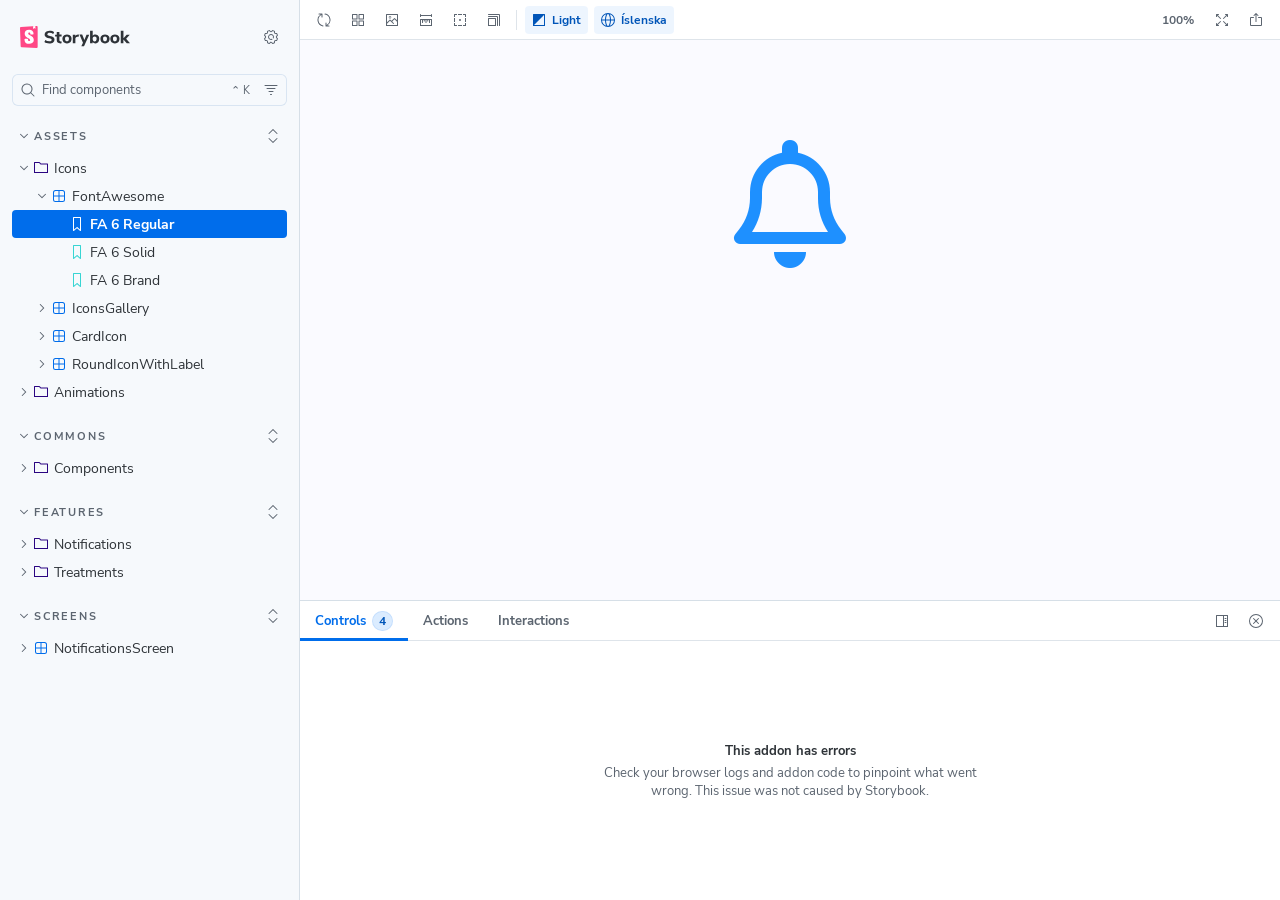
<file: app-storybook/index.html>
<!DOCTYPE html>
<html lang="en">
  <head>
    <meta charset="utf-8" />

    <title>storybook - Storybook</title>
    <meta name="viewport" content="width=device-width, initial-scale=1" />

    
    <link rel="icon" type="image/svg+xml" href="./favicon.svg" />
    
    <style>
      @font-face {
        font-family: 'Nunito Sans';
        font-style: normal;
        font-weight: 400;
        font-display: swap;
        src: url('./sb-common-assets/nunito-sans-regular.woff2') format('woff2');
      }

      @font-face {
        font-family: 'Nunito Sans';
        font-style: italic;
        font-weight: 400;
        font-display: swap;
        src: url('./sb-common-assets/nunito-sans-italic.woff2') format('woff2');
      }

      @font-face {
        font-family: 'Nunito Sans';
        font-style: normal;
        font-weight: 700;
        font-display: swap;
        src: url('./sb-common-assets/nunito-sans-bold.woff2') format('woff2');
      }

      @font-face {
        font-family: 'Nunito Sans';
        font-style: italic;
        font-weight: 700;
        font-display: swap;
        src: url('./sb-common-assets/nunito-sans-bold-italic.woff2') format('woff2');
      }
    </style>

    <link href="./sb-manager/runtime.js" rel="modulepreload" />

    
    <link href="./sb-addons/common-manager-bundle.js" rel="modulepreload" />
      
    
    <script>
      (function () {
        function setFavicon(href) {
          var link = document.querySelector("link[rel~='icon']");
          if (!link) {
            link = document.createElement('link');
            link.rel = 'icon';
            document.head.appendChild(link);
          }
          link.href = href;
        }
        setFavicon('/favicon.ico');
        window.addEventListener('load', function () { setFavicon('/favicon.png'); });
      })();
      (function () {
        function setTitle(href) {
          var link = document.querySelector("title");
          if (!link) {
            link = document.createElement('title');
            link.rel = 'icon';
            document.head.appendChild(link);
          }
          link.href = href;
        }
        setFavicon('/favicon.ico');
        window.addEventListener('load', function () { setFavicon('/favicon.png'); });
      })();
    </script>
   

    <style>
      #storybook-root[hidden] {
        display: none !important;
      }
    </style>

    
  </head>
  <body>
    <div id="root"></div>

    
    <script>
      
        
          window['FEATURES'] = {
  "argTypeTargetsV7": true,
  "legacyDecoratorFileOrder": false,
  "disallowImplicitActionsInRenderV8": true,
  "viewport": true,
  "highlight": true,
  "controls": true,
  "interactions": true,
  "actions": true,
  "backgrounds": true,
  "outline": true,
  "measure": true,
  "sidebarOnboardingChecklist": true
};
        
      
        
          window['REFS'] = {};
        
      
        
          window['LOGLEVEL'] = "info";
        
      
        
          window['DOCS_OPTIONS'] = {};
        
      
        
          window['CONFIG_TYPE'] = "PRODUCTION";
        
      
        
      
        
      
        
          window['TAGS_OPTIONS'] = {};
        
      
        
          window['STORYBOOK_BUILDER'] = "vite";
        
      
        
          window['STORYBOOK_FRAMEWORK'] = "react-native-web-vite";
        
      
        
          window['STORYBOOK_RENDERER'] = "react";
        
      
        
      
    </script>
    

    <script type="module">
      import './sb-manager/globals-runtime.js';

      
        import './sb-addons/common-manager-bundle.js';
      

      import './sb-manager/runtime.js';
    </script>
  </body>
</html>
</file>
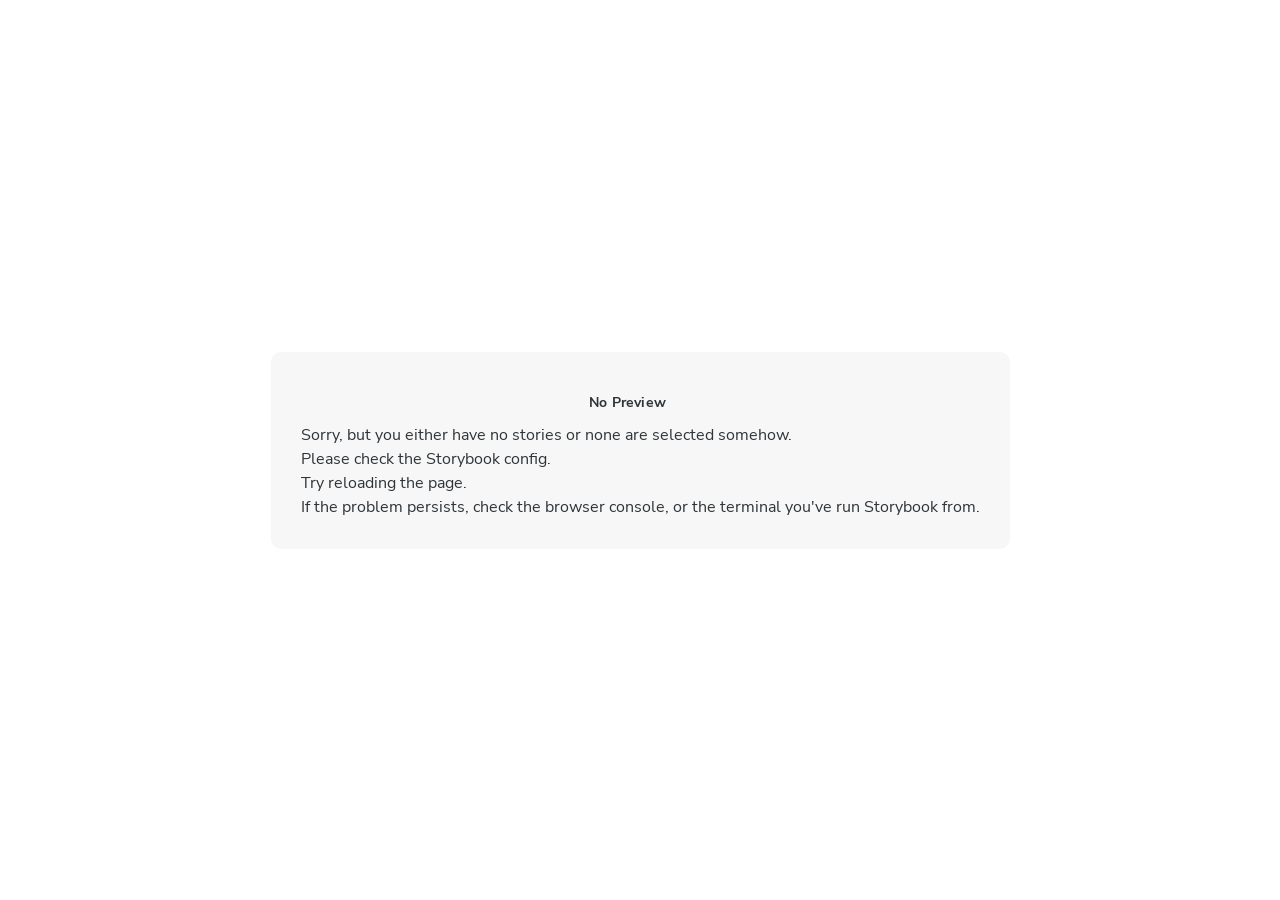
<file: app-storybook/iframe.html>
<!doctype html>
<!--suppress HtmlUnknownTarget -->
<html lang="en">
  <head><script type="module" src="./vite-inject-mocker-entry.js"></script>
    <meta charset="utf-8" />
    <title>Storybook</title>
    <meta name="viewport" content="width=device-width, initial-scale=1" />

    <style>
      @font-face {
        font-family: 'Nunito Sans';
        font-style: normal;
        font-weight: 400;
        font-display: swap;
        src: url('./sb-common-assets/nunito-sans-regular.woff2') format('woff2');
      }

      @font-face {
        font-family: 'Nunito Sans';
        font-style: italic;
        font-weight: 400;
        font-display: swap;
        src: url('./sb-common-assets/nunito-sans-italic.woff2') format('woff2');
      }

      @font-face {
        font-family: 'Nunito Sans';
        font-style: normal;
        font-weight: 700;
        font-display: swap;
        src: url('./sb-common-assets/nunito-sans-bold.woff2') format('woff2');
      }

      @font-face {
        font-family: 'Nunito Sans';
        font-style: italic;
        font-weight: 700;
        font-display: swap;
        src: url('./sb-common-assets/nunito-sans-bold-italic.woff2') format('woff2');
      }
    </style>

    <script>
      window.CONFIG_TYPE = 'PRODUCTION';
      window.LOGLEVEL = 'info';
      window.FRAMEWORK_OPTIONS = {"modulesToTranspile":["lottie-react-native"],"pluginReactOptions":{"babel":{"plugins":["@babel/plugin-transform-export-namespace-from","react-native-reanimated/plugin"]},"jsxImportSource":"nativewind"}};
      window.CHANNEL_OPTIONS = {};
      window.FEATURES = {"argTypeTargetsV7":true,"legacyDecoratorFileOrder":false,"disallowImplicitActionsInRenderV8":true,"viewport":true,"highlight":true,"controls":true,"interactions":true,"actions":true,"backgrounds":true,"outline":true,"measure":true,"sidebarOnboardingChecklist":true};
      window.STORIES = [{"titlePrefix":"","directory":"./src/assets","files":"**/*.stories.?(ts|tsx|js|jsx)","importPathMatcher":"^\\.[\\\\/](?:src\\/assets(?:\\/(?!\\.)(?:(?:(?!(?:^|\\/)\\.).)*?)\\/|\\/|$)(?!\\.)(?=.)[^/]*?\\.stories\\.(?:ts|tsx|js|jsx)?)$"},{"titlePrefix":"","directory":"./src/commons/components","files":"**/*.stories.?(ts|tsx|js|jsx)","importPathMatcher":"^\\.[\\\\/](?:src\\/commons\\/components(?:\\/(?!\\.)(?:(?:(?!(?:^|\\/)\\.).)*?)\\/|\\/|$)(?!\\.)(?=.)[^/]*?\\.stories\\.(?:ts|tsx|js|jsx)?)$"},{"titlePrefix":"","directory":"./src/features","files":"**/*.stories.?(ts|tsx|js|jsx)","importPathMatcher":"^\\.[\\\\/](?:src\\/features(?:\\/(?!\\.)(?:(?:(?!(?:^|\\/)\\.).)*?)\\/|\\/|$)(?!\\.)(?=.)[^/]*?\\.stories\\.(?:ts|tsx|js|jsx)?)$"}];
      window.DOCS_OPTIONS = {};
      window.TAGS_OPTIONS = {};

      

      // We do this so that "module && module.hot" etc. in Storybook source code
      // doesn't fail (it will simply be disabled)
      window.module = undefined;
      window.global = window;
    </script>
    <base target="_parent" />

<style>
  /* While we aren't showing the main block yet, but still preparing, we want everything the user has rendered, which may or may not be in #storybook-root, to be display none */
  .sb-show-preparing-story:not(.sb-show-main) > :not(.sb-preparing-story) {
    display: none;
  }

  .sb-show-preparing-docs:not(.sb-show-main) > :not(.sb-preparing-docs) {
    display: none;
  }

  /* Hide our own blocks when we aren't supposed to be showing them */
  :not(.sb-show-preparing-story) > .sb-preparing-story,
  :not(.sb-show-preparing-docs) > .sb-preparing-docs,
  :not(.sb-show-nopreview) > .sb-nopreview,
  :not(.sb-show-errordisplay) > .sb-errordisplay {
    display: none;
  }

  .sb-show-main.sb-main-centered {
    margin: 0;
    display: flex;
    align-items: center;
    min-height: 100vh;
  }

  .sb-show-main.sb-main-centered #storybook-root {
    box-sizing: border-box;
    margin: auto;
    padding: 1rem;
    max-height: 100%;
    /* Hack for centering correctly in IE11 */
  }

  /* Vertical centering fix for IE11 */
  @media screen and (-ms-high-contrast: none), (-ms-high-contrast: active) {
    .sb-show-main.sb-main-centered:after {
      content: '';
      min-height: inherit;
      font-size: 0;
    }
  }

  .sb-show-main.sb-main-fullscreen {
    margin: 0;
    padding: 0;
    display: block;
  }

  .sb-show-main.sb-main-padded {
    margin: 0;
    padding: 1rem;
    display: block;
    box-sizing: border-box;
  }

  .sb-wrapper {
    position: fixed;
    top: 0;
    bottom: 0;
    left: 0;
    right: 0;
    box-sizing: border-box;

    padding: 40px;
    font-family:
      'Nunito Sans',
      -apple-system,
      '.SFNSText-Regular',
      'San Francisco',
      BlinkMacSystemFont,
      'Segoe UI',
      'Helvetica Neue',
      Helvetica,
      Arial,
      sans-serif;
    -webkit-font-smoothing: antialiased;
    overflow: auto;
  }

  @media (max-width: 700px) {
    .sb-wrapper {
      padding: 20px;
    }
  }

  @media (max-width: 500px) {
    .sb-wrapper {
      padding: 10px;
    }
  }

  .sb-heading {
    font-size: 14px;
    font-weight: 600;
    letter-spacing: 0.2px;
    margin: 10px 0;
    padding-right: 25px;
  }

  .sb-nopreview {
    display: flex;
    align-content: center;
    justify-content: center;
    box-sizing: border-box;
  }

  .sb-nopreview_main {
    margin: auto;
    padding: 30px;
    border-radius: 10px;
    background: rgb(247, 247, 247);
    color: rgb(46, 52, 56);

    & * {
      background: rgb(247, 247, 247);
      color: rgb(46, 52, 56);
    }
  }

  .sb-nopreview_heading {
    text-align: center;
  }

  .sb-errordisplay {
    background: #f6f9fc;
    color: black;
    z-index: 999999;
    width: 100vw;
    min-height: 100vh;
    box-sizing: border-box;
  }

  .sb-errordisplay_main {
    margin: auto;
    padding: 24px;
    display: flex;
    box-sizing: border-box;

    flex-direction: column;
    min-height: 100%;
    width: 100%;
    border-radius: 6px;
    background: white;
    color: black;
    border: 1px solid #ff0000;
    box-shadow: 0 0 64px rgba(0, 0, 0, 0.1);
    gap: 24px;

    & ol {
      padding-left: 18px;
      margin: 0;
    }

    /* Redefine colors to ensure readability regardless of user-provided * selectors. */
    * {
      background: white;
      color: black;
    }

    & h1 {
      font-family: Nunito Sans;
      font-size: 22px;
      font-weight: 400;
      line-height: 30px;
      font-weight: normal;
      margin: 0;

      &::before {
        content: '';
        display: inline-block;
        width: 12px;
        height: 12px;
        background: #ff4400;
        border-radius: 50%;
        margin-right: 8px;
      }
    }

    & p,
    & ol {
      font-family: Nunito Sans;
      font-size: 14px;
      font-weight: 400;
      line-height: 19px;
      margin: 0;
    }

    & li + li {
      margin: 0;
      padding: 0;
      padding-top: 12px;
    }

    & a {
      color: currentColor;
    }

    & .sb-errordisplay_code {
      padding: 10px;
      flex: 1;
      background: #242424;
      color: #c6c6c6;
      box-sizing: border-box;

      font-size: 14px;
      font-weight: 400;
      line-height: 19px;
      border-radius: 4px;

      font-family:
        'Operator Mono', 'Fira Code Retina', 'Fira Code', 'FiraCode-Retina', 'Andale Mono',
        'Lucida Console', Consolas, Monaco, monospace;
      margin: 0;
      overflow: auto;

      & code {
        background-color: inherit;
        color: inherit;
      }
    }

    & .sb-errordisplay pre {
      white-space: pre-wrap;
      white-space: revert;
    }
  }

  @-webkit-keyframes sb-rotate360 {
    from {
      transform: rotate(0deg);
    }

    to {
      transform: rotate(360deg);
    }
  }

  @keyframes sb-rotate360 {
    from {
      transform: rotate(0deg);
    }

    to {
      transform: rotate(360deg);
    }
  }

  @-webkit-keyframes sb-glow {
    0%,
    100% {
      opacity: 1;
    }

    50% {
      opacity: 0.4;
    }
  }

  @keyframes sb-glow {
    0%,
    100% {
      opacity: 1;
    }

    50% {
      opacity: 0.4;
    }
  }

  /* We display the preparing loaders *over* the rendering story */
  .sb-preparing-story,
  .sb-preparing-docs {
    background-color: white;
    /* Maximum possible z-index. It would be better to use stacking contexts to ensure it's always
    on top, but this isn't possible as it would require making CSS changes that could affect user code */
    z-index: 2147483647;
  }

  .sb-loader {
    -webkit-animation: sb-rotate360 0.7s linear infinite;
    animation: sb-rotate360 0.7s linear infinite;
    border-color: rgba(97, 97, 97, 0.29);
    border-radius: 50%;
    border-style: solid;
    border-top-color: #646464;
    border-width: 2px;
    display: inline-block;
    height: 32px;
    left: 50%;
    margin-left: -16px;
    margin-top: -16px;
    mix-blend-mode: difference;
    overflow: hidden;
    position: absolute;
    top: 50%;
    transition: all 200ms ease-out;
    vertical-align: top;
    width: 32px;
    z-index: 4;
  }

  .sb-previewBlock {
    background: #fff;
    border: 1px solid rgba(0, 0, 0, 0.1);
    border-radius: 4px;
    box-shadow: rgba(0, 0, 0, 0.1) 0 1px 3px 0;
    margin: 25px auto 40px;
    max-width: 600px;
  }

  .sb-previewBlock_header {
    align-items: center;
    box-shadow: rgba(0, 0, 0, 0.1) 0 -1px 0 0 inset;
    display: flex;
    gap: 14px;
    height: 40px;
    padding: 0 12px;
  }

  .sb-previewBlock_icon {
    -webkit-animation: sb-glow 1.5s ease-in-out infinite;
    animation: sb-glow 1.5s ease-in-out infinite;
    background: #e6e6e6;
    height: 14px;
    width: 14px;
  }

  .sb-previewBlock_icon:last-child {
    margin-left: auto;
  }

  .sb-previewBlock_body {
    -webkit-animation: sb-glow 1.5s ease-in-out infinite;
    animation: sb-glow 1.5s ease-in-out infinite;
    height: 182px;
    position: relative;
  }

  .sb-argstableBlock {
    border-collapse: collapse;
    border-spacing: 0;
    font-size: 13px;
    line-height: 20px;
    margin: 25px auto 40px;
    max-width: 600px;
    text-align: left;
    width: 100%;
  }

  .sb-argstableBlock th:first-of-type,
  .sb-argstableBlock td:first-of-type {
    padding-left: 20px;
  }

  .sb-argstableBlock th:nth-of-type(2),
  .sb-argstableBlock td:nth-of-type(2) {
    width: 35%;
  }

  .sb-argstableBlock th:nth-of-type(3),
  .sb-argstableBlock td:nth-of-type(3) {
    width: 15%;
  }

  .sb-argstableBlock th:last-of-type,
  .sb-argstableBlock td:last-of-type {
    width: 25%;
    padding-right: 20px;
  }

  .sb-argstableBlock th span,
  .sb-argstableBlock td span {
    -webkit-animation: sb-glow 1.5s ease-in-out infinite;
    animation: sb-glow 1.5s ease-in-out infinite;
    background-color: rgba(0, 0, 0, 0.1);
    border-radius: 0;
    box-shadow: none;
    color: transparent;
  }

  .sb-argstableBlock th {
    padding: 10px 15px;
  }

  .sb-argstableBlock-body {
    border-radius: 4px;
    box-shadow:
      rgba(0, 0, 0, 0.1) 0 1px 3px 1px,
      rgba(0, 0, 0, 0.065) 0 0 0 1px;
  }

  .sb-argstableBlock-body tr {
    background: transparent;
    overflow: hidden;
  }

  .sb-argstableBlock-body tr:not(:first-child) {
    border-top: 1px solid #e6e6e6;
  }

  .sb-argstableBlock-body tr:first-child td:first-child {
    border-top-left-radius: 4px;
  }

  .sb-argstableBlock-body tr:first-child td:last-child {
    border-top-right-radius: 4px;
  }

  .sb-argstableBlock-body tr:last-child td:first-child {
    border-bottom-left-radius: 4px;
  }

  .sb-argstableBlock-body tr:last-child td:last-child {
    border-bottom-right-radius: 4px;
  }

  .sb-argstableBlock-body td {
    background: #fff;
    padding-bottom: 10px;
    padding-top: 10px;
    vertical-align: top;
  }

  .sb-argstableBlock-body td:not(:first-of-type) {
    padding-left: 15px;
    padding-right: 15px;
  }

  .sb-argstableBlock-body button {
    -webkit-animation: sb-glow 1.5s ease-in-out infinite;
    animation: sb-glow 1.5s ease-in-out infinite;
    background-color: rgba(0, 0, 0, 0.1);
    border: 0;
    border-radius: 0;
    box-shadow: none;
    color: transparent;
    display: inline;
    font-size: 12px;
    line-height: 1;
    padding: 10px 16px;
  }

  .sb-argstableBlock-summary {
    margin-top: 4px;
  }

  .sb-argstableBlock-code {
    margin-right: 4px;
    margin-bottom: 4px;
    padding: 2px 5px;
  }

  .sb-sr-only,
  .sb-hidden-until-focus:not(:focus) {
    position: absolute;
    width: 1px;
    height: 1px;
    padding: 0px;
    margin: -1px;
    overflow: hidden;
    clip: rect(0, 0, 0, 0);
    border: none;
  }

  .sb-hidden-until-focus {
    opacity: 0;
    transition: opacity 150ms ease-out;
  }

  .sb-hidden-until-focus:focus {
    opacity: 1;
  }
</style>

<script>
  /* globals window */
  try {
    if (window.top !== window) {
      window.__REACT_DEVTOOLS_GLOBAL_HOOK__ = window.top.__REACT_DEVTOOLS_GLOBAL_HOOK__;
      window.__VUE_DEVTOOLS_GLOBAL_HOOK__ = window.top.__VUE_DEVTOOLS_GLOBAL_HOOK__;
      window.top.__VUE_DEVTOOLS_CONTEXT__ = window.document;
    }
  } catch (e) {
    // eslint-disable-next-line no-console
    console.warn('unable to connect to top frame for connecting dev tools');
  }
</script>

    <script type="module" crossorigin src="./assets/iframe-B-hEVdgV.js"></script>
    <link rel="modulepreload" crossorigin href="./assets/preload-helper-Zf8nSx-t.js">
    <link rel="stylesheet" crossorigin href="./assets/iframe-DOiP02km.css">
  </head>

  <body>
    <div class="sb-preparing-story sb-wrapper">
  <div class="sb-loader"></div>
</div>

<div class="sb-preparing-docs sb-wrapper">
  <div class="sb-previewBlock">
    <div class="sb-previewBlock_header">
      <div class="sb-previewBlock_icon"></div>
      <div class="sb-previewBlock_icon"></div>
      <div class="sb-previewBlock_icon"></div>
      <div class="sb-previewBlock_icon"></div>
    </div>
    <div class="sb-previewBlock_body">
      <div class="sb-loader"></div>
    </div>
  </div>
  <table aria-hidden="true" class="sb-argstableBlock">
    <thead class="sb-argstableBlock-head">
      <tr>
        <th><span>Name</span></th>
        <th><span>Description</span></th>
        <th><span>Default</span></th>
        <th><span>Control </span></th>
      </tr>
    </thead>
    <tbody class="sb-argstableBlock-body">
      <tr>
        <td><span>propertyName</span><span title="Required">*</span></td>
        <td>
          <div><span>This is a short description</span></div>
          <div class="sb-argstableBlock-summary">
            <div><span class="sb-argstableBlock-code">summary</span></div>
          </div>
        </td>
        <td>
          <div><span class="sb-argstableBlock-code">defaultValue</span></div>
        </td>
        <td><button>Set string</button></td>
      </tr>
      <tr>
        <td><span>propertyName</span><span>*</span></td>
        <td>
          <div><span>This is a short description</span></div>
          <div class="sb-argstableBlock-summary">
            <div><span class="sb-argstableBlock-code">summary</span></div>
          </div>
        </td>
        <td>
          <div><span class="sb-argstableBlock-code">defaultValue</span></div>
        </td>
        <td><button>Set string</button></td>
      </tr>
      <tr>
        <td><span>propertyName</span><span>*</span></td>
        <td>
          <div><span>This is a short description</span></div>
          <div class="sb-argstableBlock-summary">
            <div><span class="sb-argstableBlock-code">summary</span></div>
          </div>
        </td>
        <td>
          <div><span class="sb-argstableBlock-code">defaultValue</span></div>
        </td>
        <td><button>Set string</button></td>
      </tr>
    </tbody>
  </table>
</div>

<div class="sb-nopreview sb-wrapper">
  <div class="sb-nopreview_main">
    <h1 class="sb-nopreview_heading sb-heading">No Preview</h1>
    <p>Sorry, but you either have no stories or none are selected somehow.</p>
    <ul>
      <li>Please check the Storybook config.</li>
      <li>Try reloading the page.</li>
    </ul>
    <p>
      If the problem persists, check the browser console, or the terminal you've run Storybook from.
    </p>
  </div>
</div>

<div class="sb-errordisplay sb-wrapper">
  <div class="sb-errordisplay_main">
    <h1 id="error-message"></h1>
    <p>
      The component failed to render properly, likely due to a configuration issue in Storybook.
      Here are some common causes and how you can address them:
    </p>
    <ol>
      <li>
        <strong>Missing Context/Providers</strong>: You can use decorators to supply specific
        contexts or providers, which are sometimes necessary for components to render correctly. For
        detailed instructions on using decorators, please visit the
        <a href="https://storybook.js.org/docs/writing-stories/decorators"
          >Decorators documentation</a
        >.
      </li>
      <li>
        <strong>Misconfigured Webpack or Vite</strong>: Verify that Storybook picks up all necessary
        settings for loaders, plugins, and other relevant parameters. You can find step-by-step
        guides for configuring
        <a href="https://storybook.js.org/docs/builders/webpack">Webpack</a> or
        <a href="https://storybook.js.org/docs/builders/vite">Vite</a>
        with Storybook.
      </li>
      <li>
        <strong>Missing Environment Variables</strong>: Your Storybook may require specific
        environment variables to function as intended. You can set up custom environment variables
        as outlined in the
        <a href="https://storybook.js.org/docs/configure/environment-variables"
          >Environment Variables documentation</a
        >.
      </li>
    </ol>
    <pre class="sb-errordisplay_code"><code id="error-stack"></code></pre>
  </div>
</div>

    <div id="storybook-root"></div>
    <div id="storybook-docs"></div>
    <script>
      function __onViteAppLoadingError(event) {
        const hostname = globalThis.location.hostname;
        if (hostname !== 'localhost' && globalThis.CONFIG_TYPE === 'DEVELOPMENT') {
          const message = `Failed to load the Storybook preview file 'vite-app.js':

It looks like you're visiting the Storybook development server on another hostname than localhost: '${hostname}', but you haven't configured the necessary security features to support this.
Please re-run your Storybook development server with the '--host ${hostname}' flag, or manually configure your Vite allowedHosts configuration with viteFinal.

See:`;
          const docs = [
            'https://storybook.js.org/docs/api/cli-options#dev',
            'https://storybook.js.org/docs/api/main-config/main-config-vite-final',
            'https://vite.dev/config/server-options.html#server-allowedhosts',
          ];
          console.error(`${message}\n${docs.map((doc) => `- ${doc}`).join('\n')}`);

          document.getElementById('storybook-root').innerHTML =
            `<p style="color: red; max-width: 70ch">${message.replaceAll(
              '\n',
              '<br/>'
            )}<ul>${docs.map((doc) => `<li><a href='${doc}' target='_blank'>${doc}</a></li>`).join('')}<ul></p>`;
          return;
        }
      }
    </script>
  </body>
</html>
</file>
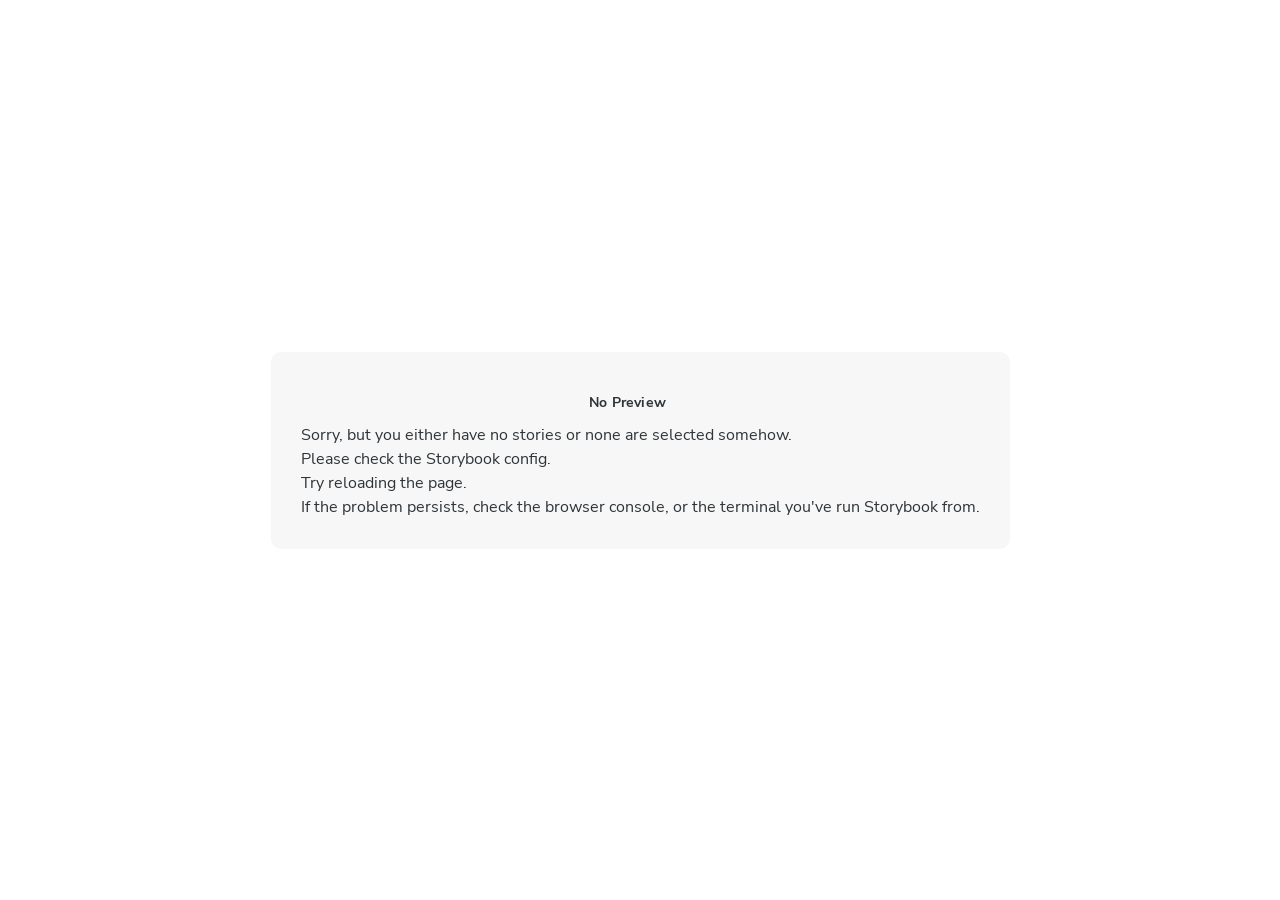
<file: docs/iframe.html>
<!doctype html>
<!--suppress HtmlUnknownTarget -->
<html lang="en">
  <head><script type="module" src="./vite-inject-mocker-entry.js"></script>
    <meta charset="utf-8" />
    <title>Storybook</title>
    <meta name="viewport" content="width=device-width, initial-scale=1" />

    <style>
      @font-face {
        font-family: 'Nunito Sans';
        font-style: normal;
        font-weight: 400;
        font-display: swap;
        src: url('./sb-common-assets/nunito-sans-regular.woff2') format('woff2');
      }

      @font-face {
        font-family: 'Nunito Sans';
        font-style: italic;
        font-weight: 400;
        font-display: swap;
        src: url('./sb-common-assets/nunito-sans-italic.woff2') format('woff2');
      }

      @font-face {
        font-family: 'Nunito Sans';
        font-style: normal;
        font-weight: 700;
        font-display: swap;
        src: url('./sb-common-assets/nunito-sans-bold.woff2') format('woff2');
      }

      @font-face {
        font-family: 'Nunito Sans';
        font-style: italic;
        font-weight: 700;
        font-display: swap;
        src: url('./sb-common-assets/nunito-sans-bold-italic.woff2') format('woff2');
      }
    </style>

    <script>
      window.CONFIG_TYPE = 'PRODUCTION';
      window.LOGLEVEL = 'info';
      window.FRAMEWORK_OPTIONS = {"modulesToTranspile":["lottie-react-native"],"pluginReactOptions":{"babel":{"plugins":["@babel/plugin-transform-export-namespace-from","react-native-reanimated/plugin"]},"jsxImportSource":"nativewind"}};
      window.CHANNEL_OPTIONS = {};
      window.FEATURES = {"argTypeTargetsV7":true,"legacyDecoratorFileOrder":false,"disallowImplicitActionsInRenderV8":true,"viewport":true,"highlight":true,"controls":true,"interactions":true,"actions":true,"backgrounds":true,"outline":true,"measure":true,"sidebarOnboardingChecklist":true};
      window.STORIES = [{"titlePrefix":"","directory":"./src/assets/animations","files":"**/*.stories.?(ts|tsx|js|jsx)","importPathMatcher":"^\\.[\\\\/](?:src\\/assets\\/animations(?:\\/(?!\\.)(?:(?:(?!(?:^|\\/)\\.).)*?)\\/|\\/|$)(?!\\.)(?=.)[^/]*?\\.stories\\.(?:ts|tsx|js|jsx)?)$"},{"titlePrefix":"","directory":"./src/commons/components","files":"!(ScrollViews)/*.stories.?(ts|tsx|js|jsx)","importPathMatcher":"^\\.[\\\\/](?:src\\/commons\\/components\\/(?:(?!(?:ScrollViews))[^/]*?)\\/(?!\\.)(?=.)[^/]*?\\.stories\\.(?:ts|tsx|js|jsx)?)$"},{"titlePrefix":"","directory":"./src/commons/components","files":"*.stories.?(ts|tsx|js|jsx)","importPathMatcher":"^\\.[\\\\/](?:src\\/commons\\/components\\/(?!\\.)(?=.)[^/]*?\\.stories\\.(?:ts|tsx|js|jsx)?)$"}];
      window.DOCS_OPTIONS = {};
      window.TAGS_OPTIONS = {};

      

      // We do this so that "module && module.hot" etc. in Storybook source code
      // doesn't fail (it will simply be disabled)
      window.module = undefined;
      window.global = window;
    </script>
    <base target="_parent" />

<style>
  /* While we aren't showing the main block yet, but still preparing, we want everything the user has rendered, which may or may not be in #storybook-root, to be display none */
  .sb-show-preparing-story:not(.sb-show-main) > :not(.sb-preparing-story) {
    display: none;
  }

  .sb-show-preparing-docs:not(.sb-show-main) > :not(.sb-preparing-docs) {
    display: none;
  }

  /* Hide our own blocks when we aren't supposed to be showing them */
  :not(.sb-show-preparing-story) > .sb-preparing-story,
  :not(.sb-show-preparing-docs) > .sb-preparing-docs,
  :not(.sb-show-nopreview) > .sb-nopreview,
  :not(.sb-show-errordisplay) > .sb-errordisplay {
    display: none;
  }

  .sb-show-main.sb-main-centered {
    margin: 0;
    display: flex;
    align-items: center;
    min-height: 100vh;
  }

  .sb-show-main.sb-main-centered #storybook-root {
    box-sizing: border-box;
    margin: auto;
    padding: 1rem;
    max-height: 100%;
    /* Hack for centering correctly in IE11 */
  }

  /* Vertical centering fix for IE11 */
  @media screen and (-ms-high-contrast: none), (-ms-high-contrast: active) {
    .sb-show-main.sb-main-centered:after {
      content: '';
      min-height: inherit;
      font-size: 0;
    }
  }

  .sb-show-main.sb-main-fullscreen {
    margin: 0;
    padding: 0;
    display: block;
  }

  .sb-show-main.sb-main-padded {
    margin: 0;
    padding: 1rem;
    display: block;
    box-sizing: border-box;
  }

  .sb-wrapper {
    position: fixed;
    top: 0;
    bottom: 0;
    left: 0;
    right: 0;
    box-sizing: border-box;

    padding: 40px;
    font-family:
      'Nunito Sans',
      -apple-system,
      '.SFNSText-Regular',
      'San Francisco',
      BlinkMacSystemFont,
      'Segoe UI',
      'Helvetica Neue',
      Helvetica,
      Arial,
      sans-serif;
    -webkit-font-smoothing: antialiased;
    overflow: auto;
  }

  @media (max-width: 700px) {
    .sb-wrapper {
      padding: 20px;
    }
  }

  @media (max-width: 500px) {
    .sb-wrapper {
      padding: 10px;
    }
  }

  .sb-heading {
    font-size: 14px;
    font-weight: 600;
    letter-spacing: 0.2px;
    margin: 10px 0;
    padding-right: 25px;
  }

  .sb-nopreview {
    display: flex;
    align-content: center;
    justify-content: center;
    box-sizing: border-box;
  }

  .sb-nopreview_main {
    margin: auto;
    padding: 30px;
    border-radius: 10px;
    background: rgb(247, 247, 247);
    color: rgb(46, 52, 56);

    & * {
      background: rgb(247, 247, 247);
      color: rgb(46, 52, 56);
    }
  }

  .sb-nopreview_heading {
    text-align: center;
  }

  .sb-errordisplay {
    background: #f6f9fc;
    color: black;
    z-index: 999999;
    width: 100vw;
    min-height: 100vh;
    box-sizing: border-box;
  }

  .sb-errordisplay_main {
    margin: auto;
    padding: 24px;
    display: flex;
    box-sizing: border-box;

    flex-direction: column;
    min-height: 100%;
    width: 100%;
    border-radius: 6px;
    background: white;
    color: black;
    border: 1px solid #ff0000;
    box-shadow: 0 0 64px rgba(0, 0, 0, 0.1);
    gap: 24px;

    & ol {
      padding-left: 18px;
      margin: 0;
    }

    /* Redefine colors to ensure readability regardless of user-provided * selectors. */
    * {
      background: white;
      color: black;
    }

    & h1 {
      font-family: Nunito Sans;
      font-size: 22px;
      font-weight: 400;
      line-height: 30px;
      font-weight: normal;
      margin: 0;

      &::before {
        content: '';
        display: inline-block;
        width: 12px;
        height: 12px;
        background: #ff4400;
        border-radius: 50%;
        margin-right: 8px;
      }
    }

    & p,
    & ol {
      font-family: Nunito Sans;
      font-size: 14px;
      font-weight: 400;
      line-height: 19px;
      margin: 0;
    }

    & li + li {
      margin: 0;
      padding: 0;
      padding-top: 12px;
    }

    & a {
      color: currentColor;
    }

    & .sb-errordisplay_code {
      padding: 10px;
      flex: 1;
      background: #242424;
      color: #c6c6c6;
      box-sizing: border-box;

      font-size: 14px;
      font-weight: 400;
      line-height: 19px;
      border-radius: 4px;

      font-family:
        'Operator Mono', 'Fira Code Retina', 'Fira Code', 'FiraCode-Retina', 'Andale Mono',
        'Lucida Console', Consolas, Monaco, monospace;
      margin: 0;
      overflow: auto;

      & code {
        background-color: inherit;
        color: inherit;
      }
    }

    & .sb-errordisplay pre {
      white-space: pre-wrap;
      white-space: revert;
    }
  }

  @-webkit-keyframes sb-rotate360 {
    from {
      transform: rotate(0deg);
    }

    to {
      transform: rotate(360deg);
    }
  }

  @keyframes sb-rotate360 {
    from {
      transform: rotate(0deg);
    }

    to {
      transform: rotate(360deg);
    }
  }

  @-webkit-keyframes sb-glow {
    0%,
    100% {
      opacity: 1;
    }

    50% {
      opacity: 0.4;
    }
  }

  @keyframes sb-glow {
    0%,
    100% {
      opacity: 1;
    }

    50% {
      opacity: 0.4;
    }
  }

  /* We display the preparing loaders *over* the rendering story */
  .sb-preparing-story,
  .sb-preparing-docs {
    background-color: white;
    /* Maximum possible z-index. It would be better to use stacking contexts to ensure it's always
    on top, but this isn't possible as it would require making CSS changes that could affect user code */
    z-index: 2147483647;
  }

  .sb-loader {
    -webkit-animation: sb-rotate360 0.7s linear infinite;
    animation: sb-rotate360 0.7s linear infinite;
    border-color: rgba(97, 97, 97, 0.29);
    border-radius: 50%;
    border-style: solid;
    border-top-color: #646464;
    border-width: 2px;
    display: inline-block;
    height: 32px;
    left: 50%;
    margin-left: -16px;
    margin-top: -16px;
    mix-blend-mode: difference;
    overflow: hidden;
    position: absolute;
    top: 50%;
    transition: all 200ms ease-out;
    vertical-align: top;
    width: 32px;
    z-index: 4;
  }

  .sb-previewBlock {
    background: #fff;
    border: 1px solid rgba(0, 0, 0, 0.1);
    border-radius: 4px;
    box-shadow: rgba(0, 0, 0, 0.1) 0 1px 3px 0;
    margin: 25px auto 40px;
    max-width: 600px;
  }

  .sb-previewBlock_header {
    align-items: center;
    box-shadow: rgba(0, 0, 0, 0.1) 0 -1px 0 0 inset;
    display: flex;
    gap: 14px;
    height: 40px;
    padding: 0 12px;
  }

  .sb-previewBlock_icon {
    -webkit-animation: sb-glow 1.5s ease-in-out infinite;
    animation: sb-glow 1.5s ease-in-out infinite;
    background: #e6e6e6;
    height: 14px;
    width: 14px;
  }

  .sb-previewBlock_icon:last-child {
    margin-left: auto;
  }

  .sb-previewBlock_body {
    -webkit-animation: sb-glow 1.5s ease-in-out infinite;
    animation: sb-glow 1.5s ease-in-out infinite;
    height: 182px;
    position: relative;
  }

  .sb-argstableBlock {
    border-collapse: collapse;
    border-spacing: 0;
    font-size: 13px;
    line-height: 20px;
    margin: 25px auto 40px;
    max-width: 600px;
    text-align: left;
    width: 100%;
  }

  .sb-argstableBlock th:first-of-type,
  .sb-argstableBlock td:first-of-type {
    padding-left: 20px;
  }

  .sb-argstableBlock th:nth-of-type(2),
  .sb-argstableBlock td:nth-of-type(2) {
    width: 35%;
  }

  .sb-argstableBlock th:nth-of-type(3),
  .sb-argstableBlock td:nth-of-type(3) {
    width: 15%;
  }

  .sb-argstableBlock th:last-of-type,
  .sb-argstableBlock td:last-of-type {
    width: 25%;
    padding-right: 20px;
  }

  .sb-argstableBlock th span,
  .sb-argstableBlock td span {
    -webkit-animation: sb-glow 1.5s ease-in-out infinite;
    animation: sb-glow 1.5s ease-in-out infinite;
    background-color: rgba(0, 0, 0, 0.1);
    border-radius: 0;
    box-shadow: none;
    color: transparent;
  }

  .sb-argstableBlock th {
    padding: 10px 15px;
  }

  .sb-argstableBlock-body {
    border-radius: 4px;
    box-shadow:
      rgba(0, 0, 0, 0.1) 0 1px 3px 1px,
      rgba(0, 0, 0, 0.065) 0 0 0 1px;
  }

  .sb-argstableBlock-body tr {
    background: transparent;
    overflow: hidden;
  }

  .sb-argstableBlock-body tr:not(:first-child) {
    border-top: 1px solid #e6e6e6;
  }

  .sb-argstableBlock-body tr:first-child td:first-child {
    border-top-left-radius: 4px;
  }

  .sb-argstableBlock-body tr:first-child td:last-child {
    border-top-right-radius: 4px;
  }

  .sb-argstableBlock-body tr:last-child td:first-child {
    border-bottom-left-radius: 4px;
  }

  .sb-argstableBlock-body tr:last-child td:last-child {
    border-bottom-right-radius: 4px;
  }

  .sb-argstableBlock-body td {
    background: #fff;
    padding-bottom: 10px;
    padding-top: 10px;
    vertical-align: top;
  }

  .sb-argstableBlock-body td:not(:first-of-type) {
    padding-left: 15px;
    padding-right: 15px;
  }

  .sb-argstableBlock-body button {
    -webkit-animation: sb-glow 1.5s ease-in-out infinite;
    animation: sb-glow 1.5s ease-in-out infinite;
    background-color: rgba(0, 0, 0, 0.1);
    border: 0;
    border-radius: 0;
    box-shadow: none;
    color: transparent;
    display: inline;
    font-size: 12px;
    line-height: 1;
    padding: 10px 16px;
  }

  .sb-argstableBlock-summary {
    margin-top: 4px;
  }

  .sb-argstableBlock-code {
    margin-right: 4px;
    margin-bottom: 4px;
    padding: 2px 5px;
  }

  .sb-sr-only,
  .sb-hidden-until-focus:not(:focus) {
    position: absolute;
    width: 1px;
    height: 1px;
    padding: 0px;
    margin: -1px;
    overflow: hidden;
    clip: rect(0, 0, 0, 0);
    border: none;
  }

  .sb-hidden-until-focus {
    opacity: 0;
    transition: opacity 150ms ease-out;
  }

  .sb-hidden-until-focus:focus {
    opacity: 1;
  }
</style>

<script>
  /* globals window */
  try {
    if (window.top !== window) {
      window.__REACT_DEVTOOLS_GLOBAL_HOOK__ = window.top.__REACT_DEVTOOLS_GLOBAL_HOOK__;
      window.__VUE_DEVTOOLS_GLOBAL_HOOK__ = window.top.__VUE_DEVTOOLS_GLOBAL_HOOK__;
      window.top.__VUE_DEVTOOLS_CONTEXT__ = window.document;
    }
  } catch (e) {
    // eslint-disable-next-line no-console
    console.warn('unable to connect to top frame for connecting dev tools');
  }
</script>

    <script type="module" crossorigin src="./assets/iframe-BTmDbxA4.js"></script>
    <link rel="modulepreload" crossorigin href="./assets/chunk-zsgVPwQN.js">
    <link rel="modulepreload" crossorigin href="./assets/preload-helper-D_VTBiTN.js">
    <link rel="modulepreload" crossorigin href="./assets/client-CWOoj4ER.js">
    <link rel="modulepreload" crossorigin href="./assets/jsx-runtime-D3nZEPZm.js">
    <link rel="modulepreload" crossorigin href="./assets/es-EqOyRdpy.js">
    <link rel="modulepreload" crossorigin href="./assets/react-is-Dc-Akfbv.js">
    <link rel="modulepreload" crossorigin href="./assets/module-BJw631-X.js">
    <link rel="modulepreload" crossorigin href="./assets/module-lR1eCq1T.js">
    <link rel="modulepreload" crossorigin href="./assets/dist-CAGGA5su.js">
    <link rel="modulepreload" crossorigin href="./assets/theme-Cr_InoL-.js">
    <link rel="stylesheet" crossorigin href="./assets/iframe-qg8ZijEP.css">
  </head>

  <body>
    <div class="sb-preparing-story sb-wrapper">
  <div class="sb-loader"></div>
</div>

<div class="sb-preparing-docs sb-wrapper">
  <div class="sb-previewBlock">
    <div class="sb-previewBlock_header">
      <div class="sb-previewBlock_icon"></div>
      <div class="sb-previewBlock_icon"></div>
      <div class="sb-previewBlock_icon"></div>
      <div class="sb-previewBlock_icon"></div>
    </div>
    <div class="sb-previewBlock_body">
      <div class="sb-loader"></div>
    </div>
  </div>
  <table aria-hidden="true" class="sb-argstableBlock">
    <thead class="sb-argstableBlock-head">
      <tr>
        <th><span>Name</span></th>
        <th><span>Description</span></th>
        <th><span>Default</span></th>
        <th><span>Control </span></th>
      </tr>
    </thead>
    <tbody class="sb-argstableBlock-body">
      <tr>
        <td><span>propertyName</span><span title="Required">*</span></td>
        <td>
          <div><span>This is a short description</span></div>
          <div class="sb-argstableBlock-summary">
            <div><span class="sb-argstableBlock-code">summary</span></div>
          </div>
        </td>
        <td>
          <div><span class="sb-argstableBlock-code">defaultValue</span></div>
        </td>
        <td><button>Set string</button></td>
      </tr>
      <tr>
        <td><span>propertyName</span><span>*</span></td>
        <td>
          <div><span>This is a short description</span></div>
          <div class="sb-argstableBlock-summary">
            <div><span class="sb-argstableBlock-code">summary</span></div>
          </div>
        </td>
        <td>
          <div><span class="sb-argstableBlock-code">defaultValue</span></div>
        </td>
        <td><button>Set string</button></td>
      </tr>
      <tr>
        <td><span>propertyName</span><span>*</span></td>
        <td>
          <div><span>This is a short description</span></div>
          <div class="sb-argstableBlock-summary">
            <div><span class="sb-argstableBlock-code">summary</span></div>
          </div>
        </td>
        <td>
          <div><span class="sb-argstableBlock-code">defaultValue</span></div>
        </td>
        <td><button>Set string</button></td>
      </tr>
    </tbody>
  </table>
</div>

<div class="sb-nopreview sb-wrapper">
  <div class="sb-nopreview_main">
    <h1 class="sb-nopreview_heading sb-heading">No Preview</h1>
    <p>Sorry, but you either have no stories or none are selected somehow.</p>
    <ul>
      <li>Please check the Storybook config.</li>
      <li>Try reloading the page.</li>
    </ul>
    <p>
      If the problem persists, check the browser console, or the terminal you've run Storybook from.
    </p>
  </div>
</div>

<div class="sb-errordisplay sb-wrapper">
  <div class="sb-errordisplay_main">
    <h1 id="error-message"></h1>
    <p>
      The component failed to render properly, likely due to a configuration issue in Storybook.
      Here are some common causes and how you can address them:
    </p>
    <ol>
      <li>
        <strong>Missing Context/Providers</strong>: You can use decorators to supply specific
        contexts or providers, which are sometimes necessary for components to render correctly. For
        detailed instructions on using decorators, please visit the
        <a href="https://storybook.js.org/docs/writing-stories/decorators"
          >Decorators documentation</a
        >.
      </li>
      <li>
        <strong>Misconfigured Webpack or Vite</strong>: Verify that Storybook picks up all necessary
        settings for loaders, plugins, and other relevant parameters. You can find step-by-step
        guides for configuring
        <a href="https://storybook.js.org/docs/builders/webpack">Webpack</a> or
        <a href="https://storybook.js.org/docs/builders/vite">Vite</a>
        with Storybook.
      </li>
      <li>
        <strong>Missing Environment Variables</strong>: Your Storybook may require specific
        environment variables to function as intended. You can set up custom environment variables
        as outlined in the
        <a href="https://storybook.js.org/docs/configure/environment-variables"
          >Environment Variables documentation</a
        >.
      </li>
    </ol>
    <pre class="sb-errordisplay_code"><code id="error-stack"></code></pre>
  </div>
</div>

    <div id="storybook-root"></div>
    <div id="storybook-docs"></div>
    <script>
      function __onViteAppLoadingError(event) {
        const hostname = globalThis.location.hostname;
        if (hostname !== 'localhost' && globalThis.CONFIG_TYPE === 'DEVELOPMENT') {
          const message = `Failed to load the Storybook preview file 'vite-app.js':

      It looks like you're visiting the Storybook development server on another hostname than localhost: '${hostname}', but you haven't configured the necessary security features to support this.
      Please re-run your Storybook development server with the '--host ${hostname}' flag, or manually configure your Vite allowedHosts configuration with viteFinal.

      See:`;
          const docs = [
            'https://storybook.js.org/docs/api/cli-options#dev',
            'https://storybook.js.org/docs/api/main-config/main-config-vite-final',
            'https://vite.dev/config/server-options.html#server-allowedhosts',
          ];
          console.error(`${message}\n${docs.map((doc) => `- ${doc}`).join('\n')}`);

          document.getElementById('storybook-root').innerHTML =
            `<p style="color: red; max-width: 70ch">${message.replaceAll(
              '\n',
              '<br/>'
            )}<ul>${docs.map((doc) => `<li><a href='${doc}' target='_blank'>${doc}</a></li>`).join('')}</ul></p>`;
          return;
        }
      }
    </script>
  </body>
</html>
</file>
<file: app-storybook/assets/iframe-DOiP02km.css>
*,:before,:after{--tw-border-spacing-x: 0;--tw-border-spacing-y: 0;--tw-translate-x: 0;--tw-translate-y: 0;--tw-rotate: 0;--tw-skew-x: 0;--tw-skew-y: 0;--tw-scale-x: 1;--tw-scale-y: 1;--tw-pan-x: ;--tw-pan-y: ;--tw-pinch-zoom: ;--tw-scroll-snap-strictness: proximity;--tw-gradient-from-position: ;--tw-gradient-via-position: ;--tw-gradient-to-position: ;--tw-ordinal: ;--tw-slashed-zero: ;--tw-numeric-figure: ;--tw-numeric-spacing: ;--tw-numeric-fraction: ;--tw-ring-inset: ;--tw-ring-offset-width: 0px;--tw-ring-offset-color: #fff;--tw-ring-color: rgb(59 130 246 / .5);--tw-ring-offset-shadow: 0 0 #0000;--tw-ring-shadow: 0 0 #0000;--tw-shadow: 0 0 #0000;--tw-shadow-colored: 0 0 #0000;--tw-blur: ;--tw-brightness: ;--tw-contrast: ;--tw-grayscale: ;--tw-hue-rotate: ;--tw-invert: ;--tw-saturate: ;--tw-sepia: ;--tw-drop-shadow: ;--tw-backdrop-blur: ;--tw-backdrop-brightness: ;--tw-backdrop-contrast: ;--tw-backdrop-grayscale: ;--tw-backdrop-hue-rotate: ;--tw-backdrop-invert: ;--tw-backdrop-opacity: ;--tw-backdrop-saturate: ;--tw-backdrop-sepia: ;--tw-contain-size: ;--tw-contain-layout: ;--tw-contain-paint: ;--tw-contain-style: }::backdrop{--tw-border-spacing-x: 0;--tw-border-spacing-y: 0;--tw-translate-x: 0;--tw-translate-y: 0;--tw-rotate: 0;--tw-skew-x: 0;--tw-skew-y: 0;--tw-scale-x: 1;--tw-scale-y: 1;--tw-pan-x: ;--tw-pan-y: ;--tw-pinch-zoom: ;--tw-scroll-snap-strictness: proximity;--tw-gradient-from-position: ;--tw-gradient-via-position: ;--tw-gradient-to-position: ;--tw-ordinal: ;--tw-slashed-zero: ;--tw-numeric-figure: ;--tw-numeric-spacing: ;--tw-numeric-fraction: ;--tw-ring-inset: ;--tw-ring-offset-width: 0px;--tw-ring-offset-color: #fff;--tw-ring-color: rgb(59 130 246 / .5);--tw-ring-offset-shadow: 0 0 #0000;--tw-ring-shadow: 0 0 #0000;--tw-shadow: 0 0 #0000;--tw-shadow-colored: 0 0 #0000;--tw-blur: ;--tw-brightness: ;--tw-contrast: ;--tw-grayscale: ;--tw-hue-rotate: ;--tw-invert: ;--tw-saturate: ;--tw-sepia: ;--tw-drop-shadow: ;--tw-backdrop-blur: ;--tw-backdrop-brightness: ;--tw-backdrop-contrast: ;--tw-backdrop-grayscale: ;--tw-backdrop-hue-rotate: ;--tw-backdrop-invert: ;--tw-backdrop-opacity: ;--tw-backdrop-saturate: ;--tw-backdrop-sepia: ;--tw-contain-size: ;--tw-contain-layout: ;--tw-contain-paint: ;--tw-contain-style: }*,:before,:after{box-sizing:border-box;border-width:0;border-style:solid;border-color:#e5e7eb}:before,:after{--tw-content: ""}html,:host{line-height:1.5;-webkit-text-size-adjust:100%;-moz-tab-size:4;-o-tab-size:4;tab-size:4;font-family:ui-sans-serif,system-ui,sans-serif,"Apple Color Emoji","Segoe UI Emoji",Segoe UI Symbol,"Noto Color Emoji";font-feature-settings:normal;font-variation-settings:normal;-webkit-tap-highlight-color:transparent}body{margin:0;line-height:inherit}hr{height:0;color:inherit;border-top-width:1px}abbr:where([title]){-webkit-text-decoration:underline dotted;text-decoration:underline dotted}h1,h2,h3,h4,h5,h6{font-size:inherit;font-weight:inherit}a{color:inherit;text-decoration:inherit}b,strong{font-weight:bolder}code,kbd,samp,pre{font-family:ui-monospace,SFMono-Regular,Menlo,Monaco,Consolas,Liberation Mono,Courier New,monospace;font-feature-settings:normal;font-variation-settings:normal;font-size:1em}small{font-size:80%}sub,sup{font-size:75%;line-height:0;position:relative;vertical-align:baseline}sub{bottom:-.25em}sup{top:-.5em}table{text-indent:0;border-color:inherit;border-collapse:collapse}button,input,optgroup,select,textarea{font-family:inherit;font-feature-settings:inherit;font-variation-settings:inherit;font-size:100%;font-weight:inherit;line-height:inherit;letter-spacing:inherit;color:inherit;margin:0;padding:0}button,select{text-transform:none}button,input:where([type=button]),input:where([type=reset]),input:where([type=submit]){-webkit-appearance:button;background-color:transparent;background-image:none}:-moz-focusring{outline:auto}:-moz-ui-invalid{box-shadow:none}progress{vertical-align:baseline}::-webkit-inner-spin-button,::-webkit-outer-spin-button{height:auto}[type=search]{-webkit-appearance:textfield;outline-offset:-2px}::-webkit-search-decoration{-webkit-appearance:none}::-webkit-file-upload-button{-webkit-appearance:button;font:inherit}summary{display:list-item}blockquote,dl,dd,h1,h2,h3,h4,h5,h6,hr,figure,p,pre{margin:0}fieldset{margin:0;padding:0}legend{padding:0}ol,ul,menu{list-style:none;margin:0;padding:0}dialog{padding:0}textarea{resize:vertical}input::-moz-placeholder,textarea::-moz-placeholder{opacity:1;color:#9ca3af}input::placeholder,textarea::placeholder{opacity:1;color:#9ca3af}button,[role=button]{cursor:pointer}:disabled{cursor:default}img,svg,video,canvas,audio,iframe,embed,object{display:block;vertical-align:middle}img,video{max-width:100%;height:auto}[hidden]:where(:not([hidden=until-found])){display:none}:root{--css-interop-darkMode: class dark;--css-interop: true;--css-interop-nativewind: true;font-family:SourceSansPro-Regular}html{font-family:SourceSansPro-Regular}.container{width:100%}@media(min-width:640px){.container{max-width:640px}}@media(min-width:768px){.container{max-width:768px}}@media(min-width:1024px){.container{max-width:1024px}}@media(min-width:1280px){.container{max-width:1280px}}@media(min-width:1536px){.container{max-width:1536px}}.visible{visibility:visible}.fixed{position:fixed}.absolute{position:absolute}.relative{position:relative}.sticky{position:sticky}.bottom-0{bottom:0}.bottom-2{bottom:.5rem}.bottom-20{bottom:5rem}.bottom-32{bottom:8rem}.bottom-8{bottom:2rem}.left-0{left:0}.right-0{right:0}.right-8{right:2rem}.top-0{top:0}.top-10{top:2.5rem}.top-5{top:1.25rem}.m-0{margin:0}.m-4{margin:1rem}.-mx-5{margin-left:-1.25rem;margin-right:-1.25rem}.-mx-6{margin-left:-1.5rem;margin-right:-1.5rem}.mx-1{margin-left:.25rem;margin-right:.25rem}.mx-2{margin-left:.5rem;margin-right:.5rem}.mx-5{margin-left:1.25rem;margin-right:1.25rem}.mx-8{margin-left:2rem;margin-right:2rem}.mx-auto{margin-left:auto;margin-right:auto}.my-1{margin-top:.25rem;margin-bottom:.25rem}.my-2{margin-top:.5rem;margin-bottom:.5rem}.my-3{margin-top:.75rem;margin-bottom:.75rem}.my-4{margin-top:1rem;margin-bottom:1rem}.mb-0{margin-bottom:0}.mb-1{margin-bottom:.25rem}.mb-1\.5{margin-bottom:.375rem}.mb-10{margin-bottom:2.5rem}.mb-2{margin-bottom:.5rem}.mb-3{margin-bottom:.75rem}.mb-4{margin-bottom:1rem}.mb-5{margin-bottom:1.25rem}.mb-6{margin-bottom:1.5rem}.mb-8{margin-bottom:2rem}.mb-\[80px\]{margin-bottom:80px}.ml-1{margin-left:.25rem}.ml-2{margin-left:.5rem}.mr-1{margin-right:.25rem}.mr-1\.5{margin-right:.375rem}.mr-2{margin-right:.5rem}.mr-2\.5{margin-right:.625rem}.mr-3{margin-right:.75rem}.mr-4{margin-right:1rem}.mt-1{margin-top:.25rem}.mt-1\.5{margin-top:.375rem}.mt-2{margin-top:.5rem}.mt-4{margin-top:1rem}.mt-6{margin-top:1.5rem}.mt-7{margin-top:1.75rem}.mt-8{margin-top:2rem}.mt-\[115px\]{margin-top:115px}.line-clamp-1{overflow:hidden;display:-webkit-box;-webkit-box-orient:vertical;-webkit-line-clamp:1}.flex{display:flex}.inline-flex{display:inline-flex}.table{display:table}.contents{display:contents}.\!hidden{display:none!important}.hidden{display:none}.aspect-square{aspect-ratio:1 / 1}.h-1\.5{height:.375rem}.h-10{height:2.5rem}.h-12{height:3rem}.h-14{height:3.5rem}.h-2{height:.5rem}.h-24{height:6rem}.h-3{height:.75rem}.h-6{height:1.5rem}.h-8{height:2rem}.h-\[200px\]{height:200px}.h-\[60px\]{height:60px}.min-h-14{min-height:3.5rem}.min-h-6{min-height:1.5rem}.min-h-\[54px\]{min-height:54px}.min-h-\[56px\]{min-height:56px}.min-h-\[60px\]{min-height:60px}.w-1\.5{width:.375rem}.w-10{width:2.5rem}.w-12{width:3rem}.w-14{width:3.5rem}.w-2{width:.5rem}.w-24{width:6rem}.w-4{width:1rem}.w-6{width:1.5rem}.w-8{width:2rem}.w-80{width:20rem}.w-\[100px\]{width:100px}.w-\[46px\]{width:46px}.w-auto{width:auto}.w-full{width:100%}.min-w-0{min-width:0px}.min-w-60{min-width:15rem}.flex-1{flex:1 1 0%}.flex-\[3\]{flex:3}.flex-shrink-0,.shrink-0{flex-shrink:0}.grow{flex-grow:1}.transform{transform:translate(var(--tw-translate-x),var(--tw-translate-y)) rotate(var(--tw-rotate)) skew(var(--tw-skew-x)) skewY(var(--tw-skew-y)) scaleX(var(--tw-scale-x)) scaleY(var(--tw-scale-y))}.flex-row{flex-direction:row}.flex-col{flex-direction:column}.flex-wrap{flex-wrap:wrap}.items-start{align-items:flex-start}.items-end{align-items:flex-end}.items-center{align-items:center}.justify-start{justify-content:flex-start}.justify-end{justify-content:flex-end}.justify-center{justify-content:center}.justify-between{justify-content:space-between}.justify-around{justify-content:space-around}.justify-evenly{justify-content:space-evenly}.gap-0\.5{gap:.125rem}.gap-1{gap:.25rem}.gap-2{gap:.5rem}.gap-2\.5{gap:.625rem}.gap-4{gap:1rem}.gap-5{gap:1.25rem}.gap-6{gap:1.5rem}.gap-8{gap:2rem}.gap-x-2{-moz-column-gap:.5rem;column-gap:.5rem}.gap-y-2{row-gap:.5rem}.gap-y-24{row-gap:6rem}.gap-y-3{row-gap:.75rem}.gap-y-4{row-gap:1rem}.self-center{align-self:center}.self-stretch{align-self:stretch}.truncate{overflow:hidden;text-overflow:ellipsis;white-space:nowrap}.rounded{border-radius:.25rem}.rounded-2xl{border-radius:1rem}.rounded-3xl{border-radius:1.5rem}.rounded-full{border-radius:9999px}.rounded-lg{border-radius:.5rem}.rounded-md{border-radius:.375rem}.rounded-none{border-radius:0}.rounded-t-md{border-top-left-radius:.375rem;border-top-right-radius:.375rem}.border{border-width:1px}.border-0{border-width:0px}.border-2{border-width:2px}.border-b{border-bottom-width:1px}.border-b-2{border-bottom-width:2px}.border-t{border-top-width:1px}.border-solid{border-style:solid}.border-backgroundBgPrimary{border-color:hsla(var(--background-bg-primary))}.border-backgroundBgSecondary{border-color:hsla(var(--background-bg-secondary))}.border-black10{border-color:hsla(var(--black-10))}.border-border{border-color:hsl(var(--border))}.border-borderBorderError{border-color:hsla(var(--border-border-error))}.border-borderBorderFocus{border-color:hsla(var(--border-border-focus))}.border-borderBorderPrimary{border-color:hsla(var(--border-border-primary))}.border-destructiveButtonDestructiveBg{border-color:hsla(var(--destructive-button-destructive-bg))}.border-disabledButtonDisabledBg{border-color:hsla(var(--disabled-button-disabled-bg))}.border-disabledButtonDisabledFg{border-color:hsla(var(--disabled-button-disabled-fg))}.border-greyLight{border-color:hsl(var(--grey-light))}.border-primary{border-color:hsl(var(--primary))}.border-primaryButtonPrimaryBg{border-color:hsla(var(--primary-button-primary-bg))}.border-textTextBrand\/50{border-color:hsla(var(--text-text-brand),.5)}.border-b-primary{border-bottom-color:hsl(var(--primary))}.border-b-transparent{border-bottom-color:transparent}.bg-alertAlertDotGreen{background-color:hsla(var(--alert-alert-dot-green))}.bg-alertAlertDotRed{background-color:hsla(var(--alert-alert-dot-red))}.bg-alertAlertDotYellow{background-color:hsla(var(--alert-alert-dot-yellow))}.bg-backgroundBgBrandSubtle{background-color:hsla(var(--background-bg-brand-subtle))}.bg-backgroundBgDisabled{background-color:hsla(var(--background-bg-disabled))}.bg-backgroundBgErrorSubtle{background-color:hsla(var(--background-bg-error-subtle))}.bg-backgroundBgPrimary{background-color:hsla(var(--background-bg-primary))}.bg-backgroundBgSecondary{background-color:hsla(var(--background-bg-secondary))}.bg-backgroundBgSuccessSubtle{background-color:hsla(var(--background-bg-success-subtle))}.bg-destructiveButtonDestructiveBg{background-color:hsla(var(--destructive-button-destructive-bg))}.bg-disabledButtonDisabledBg{background-color:hsla(var(--disabled-button-disabled-bg))}.bg-error{background-color:hsl(var(--error))}.bg-forgroundFgBrandStrong{background-color:hsla(var(--forground-fg-brand-strong))}.bg-primary{background-color:hsl(var(--primary))}.bg-primary\/10{background-color:hsl(var(--primary) / .1)}.bg-primary\/5{background-color:hsl(var(--primary) / .05)}.bg-primaryButtonPrimaryBg{background-color:hsla(var(--primary-button-primary-bg))}.bg-tagsTagBrandBg{background-color:hsla(var(--tags-tag-brand-bg))}.bg-tagsTagErrorBg{background-color:hsla(var(--tags-tag-error-bg))}.bg-tagsTagNeutralBg{background-color:hsla(var(--tags-tag-neutral-bg))}.bg-tagsTagSuccessBg{background-color:hsla(var(--tags-tag-success-bg))}.bg-tagsTagWarningBg{background-color:hsla(var(--tags-tag-warning-bg))}.bg-tertiaryButtonTertiaryBg{background-color:hsla(var(--tertiary-button-tertiary-bg))}.bg-transparent{background-color:transparent}.bg-white{background-color:hsl(var(--white))}.p-0{padding:0}.p-1{padding:.25rem}.p-1\.5{padding:.375rem}.p-2{padding:.5rem}.p-3{padding:.75rem}.p-4{padding:1rem}.p-5{padding:1.25rem}.px-0{padding-left:0;padding-right:0}.px-1{padding-left:.25rem;padding-right:.25rem}.px-2{padding-left:.5rem;padding-right:.5rem}.px-3{padding-left:.75rem;padding-right:.75rem}.px-4{padding-left:1rem;padding-right:1rem}.px-5{padding-left:1.25rem;padding-right:1.25rem}.px-6{padding-left:1.5rem;padding-right:1.5rem}.py-1{padding-top:.25rem;padding-bottom:.25rem}.py-2{padding-top:.5rem;padding-bottom:.5rem}.py-3{padding-top:.75rem;padding-bottom:.75rem}.py-4{padding-top:1rem;padding-bottom:1rem}.py-5{padding-top:1.25rem;padding-bottom:1.25rem}.py-6{padding-top:1.5rem;padding-bottom:1.5rem}.py-8{padding-top:2rem;padding-bottom:2rem}.pb-1{padding-bottom:.25rem}.pb-2{padding-bottom:.5rem}.pb-3{padding-bottom:.75rem}.pb-3\.5{padding-bottom:.875rem}.pb-4{padding-bottom:1rem}.pb-5{padding-bottom:1.25rem}.pb-8{padding-bottom:2rem}.pl-2{padding-left:.5rem}.pl-4{padding-left:1rem}.pl-5{padding-left:1.25rem}.pr-2{padding-right:.5rem}.pr-3{padding-right:.75rem}.pt-0{padding-top:0}.pt-1{padding-top:.25rem}.pt-16{padding-top:4rem}.pt-2{padding-top:.5rem}.pt-3{padding-top:.75rem}.pt-3\.5{padding-top:.875rem}.pt-4{padding-top:1rem}.pt-5{padding-top:1.25rem}.pt-6{padding-top:1.5rem}.pt-8{padding-top:2rem}.text-center{text-align:center}.text-right{text-align:right}.font-SourceSansPro,.font-\[\'SourceSansPro-Regular\'\]{font-family:SourceSansPro-Regular}.font-\[\'SourceSansPro-SemiBold\'\]{font-family:SourceSansPro-SemiBold}.text-2xl{font-size:1.5rem;line-height:2rem}.text-base{font-size:1rem;line-height:1.5rem}.text-lg{font-size:1.125rem;line-height:1.75rem}.text-lg\/6{font-size:1.125rem;line-height:1.5rem}.text-sm{font-size:.875rem;line-height:1.25rem}.text-xl{font-size:1.25rem;line-height:1.75rem}.text-xs{font-size:.75rem;line-height:1rem}.font-bold{font-weight:700}.font-medium{font-weight:500}.font-normal{font-weight:400}.font-semibold{font-weight:600}.uppercase{text-transform:uppercase}.capitalize{text-transform:capitalize}.italic{font-style:italic}.leading-4{line-height:1rem}.leading-6{line-height:1.5rem}.leading-\[1\.75\]{line-height:1.75}.text-destructiveButtonDestructiveFg{color:hsla(var(--destructive-button-destructive-fg))}.text-disabledButtonDisabledFg{color:hsla(var(--disabled-button-disabled-fg))}.text-greySecondary{color:hsl(var(--grey-secondary))}.text-iconIconTertiary{color:hsla(var(--icon-icon-tertiary))}.text-primary{color:hsl(var(--primary))}.text-primaryButtonPrimaryFg{color:hsla(var(--primary-button-primary-fg))}.text-secondary{color:hsl(var(--secondary))}.text-secondaryButtonSecondaryFg{color:hsla(var(--secondary-button-secondary-fg))}.text-tagsTagBrandFg{color:hsla(var(--tags-tag-brand-fg))}.text-tagsTagErrorFg{color:hsla(var(--tags-tag-error-fg))}.text-tagsTagNeutralFg{color:hsla(var(--tags-tag-neutral-fg))}.text-tagsTagSuccessFg{color:hsla(var(--tags-tag-success-fg))}.text-tagsTagWarningFg{color:hsla(var(--tags-tag-warning-fg))}.text-tertiaryButtonTertiaryFg{color:hsla(var(--tertiary-button-tertiary-fg))}.text-textButtonDisabled{color:hsl(var(--text-button-disabled))}.text-textPrimary{color:hsl(var(--text-primary))}.text-textSecondary{color:hsl(var(--text-secondary))}.text-textTertiary{color:hsl(var(--text-tertiary))}.text-textTextBrand{color:hsla(var(--text-text-brand))}.text-textTextError{color:hsla(var(--text-text-error))}.text-textTextPrimary{color:hsla(var(--text-text-primary))}.text-textTextSecondary{color:hsla(var(--text-text-secondary))}.text-textTextSuccess{color:hsla(var(--text-text-success))}.text-textTextTertiary{color:hsla(var(--text-text-tertiary))}.underline{text-decoration-line:underline}.opacity-100{opacity:1}.shadow{--tw-shadow: 0px 1px 4px rgba(0, 0, 0, .35);--tw-shadow-colored: 0px 1px 4px var(--tw-shadow-color);box-shadow:var(--tw-ring-offset-shadow, 0 0 #0000),var(--tw-ring-shadow, 0 0 #0000),var(--tw-shadow)}.shadow-sm{--tw-shadow: 0px 1px 1px rgba(0, 0, 0, .35);--tw-shadow-colored: 0px 1px 1px var(--tw-shadow-color);box-shadow:var(--tw-ring-offset-shadow, 0 0 #0000),var(--tw-ring-shadow, 0 0 #0000),var(--tw-shadow)}.shadow-shadow\/10{--tw-shadow-color: hsl(var(--shadow) / .1);--tw-shadow: var(--tw-shadow-colored)}.shadow-textTextBrand\/50{--tw-shadow-color: hsla(var(--text-text-brand), .5);--tw-shadow: var(--tw-shadow-colored)}.outline{outline-style:solid}.blur{--tw-blur: blur(8px);filter:var(--tw-blur) var(--tw-brightness) var(--tw-contrast) var(--tw-grayscale) var(--tw-hue-rotate) var(--tw-invert) var(--tw-saturate) var(--tw-sepia) var(--tw-drop-shadow)}.filter{filter:var(--tw-blur) var(--tw-brightness) var(--tw-contrast) var(--tw-grayscale) var(--tw-hue-rotate) var(--tw-invert) var(--tw-saturate) var(--tw-sepia) var(--tw-drop-shadow)}.transition-all{transition-property:all;transition-timing-function:cubic-bezier(.4,0,.2,1);transition-duration:.15s}.transition-colors{transition-property:color,background-color,border-color,text-decoration-color,fill,stroke;transition-timing-function:cubic-bezier(.4,0,.2,1);transition-duration:.15s}.transition-opacity{transition-property:opacity;transition-timing-function:cubic-bezier(.4,0,.2,1);transition-duration:.15s}.duration-150{transition-duration:.15s}.duration-300{transition-duration:.3s}.ease-in-out{transition-timing-function:cubic-bezier(.4,0,.2,1)}.color-white{color:hsl(var(--white))}.font-normal{font-family:SourceSansPro-Regular}.font-semibold{font-family:SourceSansPro-SemiBold}.font-bold{font-family:SourceSansPro-Bold}.italic{font-family:SourceSansPro-Italic}.font-extralight.italic{font-family:SourceSansPro-ExtraLightItalic}.font-light.italic{font-family:SourceSansPro-LightItalic}.font-semibold.italic{font-family:SourceSansPro-SemiBoldItalic}.font-bold.italic{font-family:SourceSansPro-BoldItalic}:root{--primary: 207, 100%, 27%;--secondary: 347, 74%, 46%;--primary-light: 207, 100%, 27%;--progress-wheel: 213, 43%, 92%;--background-secondary: 0, 0%, 100%;--background-tertiary: 0, 0%, 100%;--background-fourth: 213, 43%, 92%;--on-primary: 0, 0%, 100%;--button-secondary: 213, 43%, 92%;--old-primary: 221, 84%, 56%;--background-button-disabled: 216, 24%, 96%;--background: 240, 100%, 99%;--calendar-indicator: 221, 84%, 56%;--icon-primary: 218, 24%, 27%;--svg-base: 0, 0%, 13%;--svg-secondary: 0, 0%, 44%;--text-primary: 0, 0%, 13%;--text-secondary: 0, 0%, 56%;--text-tertiary: 216, 18%, 34%;--text-button-disabled: 216, 18%, 34%;--black: 0, 0%, 13%;--shadow: 220, 43%, 11%;--white: 0, 0%, 100%;--grey-light: 0, 0%, 90%;--grey-primary: 0, 0%, 56%;--grey-secondary: 0, 0%, 44%;--border: 0, 0%, 90%;--border-focus: 150, 100%, 40%;--black-10: 0, 0%, 13%, .1;--main-plot-line: 347, 74%, 46%;--secondary-plot-line: 15, 100%, 62%;--tertiary-plot-line: 150, 100%, 40%;--text-input-green: 145, 74%, 41%;--success-green: 150, 100%, 40%;--pill-green: 145, 51%, 83%;--pill-yellow: 40, 100%, 86%;--pill-blue: 214, 84%, 87%;--pill-light-blue: 214, 84%, 93%;--pill-red: 347, 74%, 94%;--pill-red-text: 347, 74%, 46%;--pill-green-text: 150, 100%, 15%;--pill-yellow-text: 20, 71%, 38%;--red: 347, 74%, 46%;--error: 3, 78%, 57%;--text-text-primary: 215, 33%, 14%;--text-text-secondary: 217, 24%, 27%;--text-text-tertiary: 221, 13%, 46%;--text-text-disabled: 218, 15%, 65%;--text-text-white: 0, 0%, 100%;--text-text-brand: 207, 100%, 27%;--text-text-error: 345, 80%, 41%;--text-text-error-secondary: 341, 73%, 30%;--text-text-warning: 26, 94%, 37%;--text-text-warning-secondary: 21, 81%, 26%;--text-text-success: 153, 81%, 20%;--text-text-success-secondary: 153, 100%, 10%;--background-bg-primary: 240, 100%, 99%;--background-bg-invert: 220, 43%, 11%;--background-bg-secondary: 0, 0%, 100%;--background-bg-disabled: 216, 24%, 96%;--background-bg-error-subtle: 356, 100%, 97%;--background-bg-error-strong: 356, 100%, 95%;--background-bg-warning-subtle: 48, 100%, 96%;--background-bg-warning-strong: 48, 100%, 89%;--background-bg-success-subtle: 148, 100%, 97%;--background-bg-success-strong: 150, 100%, 92%;--background-bg-brand-subtle: 210, 100%, 97%;--background-bg-brand-strong: 209, 100%, 94%;--background-bg-bottom-blured: 240, 100%, 99%, .800000011920929;--background-bg-overlay: 0, 0%, 13%, .5;--border-border-primary: 218, 17%, 91%;--border-border-focus: 207, 100%, 27%;--border-border-error: 347, 74%, 46%;--border-border-success: 150, 100%, 85%;--forground-fg-red-subtle: 347, 74%, 46%;--forground-fg-red-strong: 345, 80%, 41%;--forground-fg-yellow-subtle: 26, 94%, 37%;--forground-fg-yellow-strong: 21, 81%, 26%;--forground-fg-green-subtle: 153, 81%, 20%;--forground-fg-green-strong: 151, 95%, 29%;--forground-fg-brand-subtle: 207, 100%, 27%;--forground-fg-brand-strong: 207, 100%, 41%;--forground-fg-primary-subtle: 222, 41%, 8%;--forground-fg-primary-strong: 0, 0%, 13%;--forground-fg-primary-subtle-on-color: 240, 100%, 99%;--forground-fg-primary-strong-on-color: 0, 0%, 100%;--icon-icon-primary: 217, 24%, 27%;--icon-icon-secondary: 216, 18%, 34%;--icon-icon-tertiary: 221, 13%, 46%;--icon-icon-brand: 207, 100%, 27%;--icon-icon-error: 345, 80%, 41%;--icon-icon-warning: 26, 94%, 37%;--icon-icon-success: 153, 81%, 20%;--alert-alert-dot-red: 347, 74%, 46%;--alert-alert-dot-green: 151, 95%, 29%;--alert-alert-dot-yellow: 37, 95%, 50%;--primary-button-primary-bg: 207, 100%, 27%;--primary-button-primary-fg: 240, 20%, 99%;--secondary-button-secondary-bg: 0, 0%, 100%, .0020000000949949026;--secondary-button-secondary-bg-alt: 0, 0%, 100%;--secondary-button-secondary-fg: 207, 100%, 27%;--tertiary-button-tertiary-bg: 210, 100%, 97%;--tertiary-button-tertiary-fg: 207, 100%, 27%;--destructive-button-destructive-bg: 345, 80%, 41%;--destructive-button-destructive-fg: 356, 100%, 97%;--disabled-button-disabled-bg: 216, 24%, 96%;--disabled-button-disabled-fg: 221, 13%, 46%;--backdrop-modal-backdrop: 0, 0%, 13%;--backdrop-calendar-backdrop: 0, 0%, 13%;--tags-tag-error-bg: 356, 100%, 95%;--tags-tag-error-fg: 345, 80%, 41%;--tags-tag-success-bg: 150, 100%, 92%;--tags-tag-success-fg: 153, 81%, 20%;--tags-tag-warning-bg: 48, 100%, 89%;--tags-tag-warning-fg: 26, 94%, 37%;--tags-tag-brand-bg: 209, 100%, 94%;--tags-tag-brand-fg: 207, 100%, 27%;--tags-tag-neutral-bg: 216, 24%, 96%;--tags-tag-neutral-fg: 216, 18%, 34%;--star-default: 217, 16%, 84%;--star-on: 43, 100%, 54%;--device-nav-primary: 222, 41%, 8%;--device-nav-alpha: 0, 0%, 13%, .30000001192092896;--menu-fg-default: 222, 41%, 8%;--menu-fg-selected: 210, 90%, 16%;--menu-bg-default: 0, 0%, 100%;--menu-bg-hover: 216, 24%, 96%;--menu-bg-selected: 210, 100%, 97%;--bottom-navbar-bottom-nav-alert-dot: 347, 74%, 46%;--bottom-navbar-bottom-nav-logo-red-active: 347, 74%, 46%;--bottom-navbar-bottom-nav-logo-red-default: 218, 15%, 65%;--bottom-navbar-bottom-nav-default: 221, 13%, 46%;--bottom-navbar-bottom-nav-active: 207, 100%, 27%;--lsh-blue: 207, 100%, 27%;--lsh-red: 347, 74%, 46%}.dark:root{--primary: 207, 52%, 60%;--secondary: 347, 74%, 46%;--primary-light: 207, 52%, 60%, .05;--progress-wheel: 207, 52%, 60%, .05;--background-secondary: 0, 0%, 13%;--background-tertiary: 0, 0%, 8%;--background-fourth: 217, 19%, 13%;--on-primary: 0, 0%, 88%;--button-secondary: 0, 0%, 19%;--old-primary: 207, 52%, 60%;--background-button-disabled: 216, 24%, 96%;--background: 0, 0%, 7%;--calendar-indicator: 221, 84%, 56%;--svg-base: 0, 0%, 88%;--svg-secondary: 0, 0%, 44%;--icon-primary: 218, 24%, 27%;--text-primary: 240, 100%, 99%;--text-secondary: 0, 0%, 56%;--text-tertiary: 0, 0%, 88%;--text-button-disabled: 216, 18%, 34%;--black: 0, 0%, 0%;--shadow: 220, 43%, 11%;--border: 0, 0%, 44%;--black-10: 0, 0%, 44%, .1;--pill-red-text: 0, 90%, 68%;--pill-green-text: 160, 100%, 35%;--pill-yellow-text: 49, 88%, 45%;--text-text-primary: 218, 17%, 91%;--text-text-secondary: 217, 16%, 84%;--text-text-tertiary: 218, 15%, 65%;--text-text-disabled: 218, 15%, 65%;--text-text-white: 0, 0%, 13%;--text-text-brand: 209, 100%, 94%;--text-text-error: 343, 77%, 35%;--text-text-error-secondary: 352, 92%, 90%;--text-text-warning: 47, 100%, 77%;--text-text-warning-secondary: 48, 100%, 96%;--text-text-success: 150, 100%, 85%;--text-text-success-secondary: 150, 100%, 92%;--background-bg-primary: 220, 43%, 11%;--background-bg-invert: 240, 100%, 99%;--background-bg-secondary: 215, 33%, 14%;--background-bg-disabled: 222, 41%, 8%;--background-bg-error-subtle: 343, 85%, 16%;--background-bg-error-strong: 341, 73%, 30%;--background-bg-warning-subtle: 20, 94%, 14%;--background-bg-warning-strong: 21, 81%, 26%;--background-bg-success-subtle: 153, 100%, 10%;--background-bg-success-strong: 153, 81%, 20%;--background-bg-brand-subtle: 208, 89%, 24%;--background-bg-brand-strong: 208, 89%, 24%;--background-bg-bottom-blured: 220, 43%, 11%, .8999999761581421;--background-bg-overlay: 0, 0%, 100%, .5;--border-border-primary: 217, 24%, 27%;--border-border-focus: 204, 100%, 59%;--border-border-error: 347, 74%, 46%;--border-border-success: 151, 91%, 58%;--forground-fg-red-subtle: 343, 85%, 16%;--forground-fg-red-strong: 341, 73%, 30%;--forground-fg-yellow-subtle: 20, 94%, 14%;--forground-fg-yellow-strong: 21, 81%, 26%;--forground-fg-green-subtle: 153, 100%, 10%;--forground-fg-green-strong: 153, 81%, 20%;--forground-fg-brand-subtle: 207, 100%, 27%;--forground-fg-brand-strong: 207, 100%, 41%;--forground-fg-primary-subtle: 240, 100%, 99%;--forground-fg-primary-strong: 0, 0%, 100%;--forground-fg-primary-subtle-on-color: 222, 41%, 8%;--forground-fg-primary-strong-on-color: 0, 0%, 13%;--icon-icon-primary: 218, 17%, 91%;--icon-icon-secondary: 217, 16%, 84%;--icon-icon-tertiary: 218, 15%, 65%;--icon-icon-brand: 209, 100%, 94%;--icon-icon-error: 343, 77%, 35%;--icon-icon-warning: 22, 85%, 31%;--icon-icon-success: 152, 84%, 24%;--alert-alert-dot-red: 351, 92%, 71%;--alert-alert-dot-green: 151, 91%, 58%;--alert-alert-dot-yellow: 46, 100%, 65%;--primary-button-primary-bg: 205, 100%, 86%;--primary-button-primary-fg: 208, 89%, 24%;--secondary-button-secondary-bg: 0, 0%, 13%, .0020000000949949026;--secondary-button-secondary-bg-alt: 215, 33%, 14%;--secondary-button-secondary-fg: 205, 100%, 86%;--tertiary-button-tertiary-bg: 208, 89%, 24%;--tertiary-button-tertiary-fg: 210, 100%, 97%;--destructive-button-destructive-bg: 345, 80%, 41%;--destructive-button-destructive-fg: 356, 100%, 97%;--disabled-button-disabled-bg: 215, 33%, 14%;--disabled-button-disabled-fg: 218, 15%, 65%;--backdrop-modal-backdrop: 0, 0%, 100%;--backdrop-calendar-backdrop: 0, 0%, 100%;--tags-tag-error-bg: 347, 74%, 46%, .20000000298023224;--tags-tag-error-fg: 351, 92%, 71%;--tags-tag-success-bg: 151, 100%, 40%, .20000000298023224;--tags-tag-success-fg: 151, 100%, 40%;--tags-tag-warning-bg: 43, 100%, 54%, .20000000298023224;--tags-tag-warning-fg: 37, 95%, 50%;--tags-tag-brand-bg: 207, 100%, 41%, .20000000298023224;--tags-tag-brand-fg: 204, 98%, 48%;--tags-tag-neutral-bg: 216, 18%, 34%, .20000000298023224;--tags-tag-neutral-fg: 217, 16%, 84%;--star-default: 216, 18%, 34%;--star-on: 46, 100%, 65%;--device-nav-primary: 240, 20%, 99%;--device-nav-alpha: 0, 0%, 100%, .30000001192092896;--menu-fg-default: 240, 20%, 99%;--menu-fg-selected: 209, 100%, 94%;--menu-bg-default: 215, 33%, 14%;--menu-bg-hover: 220, 43%, 11%;--menu-bg-selected: 210, 90%, 16%;--bottom-navbar-bottom-nav-alert-dot: 351, 92%, 71%;--bottom-navbar-bottom-nav-logo-red-active: 351, 92%, 71%;--bottom-navbar-bottom-nav-logo-red-default: 217, 16%, 84%;--bottom-navbar-bottom-nav-default: 218, 15%, 65%;--bottom-navbar-bottom-nav-active: 205, 100%, 73%;--lsh-blue: 207, 100%, 50%;--lsh-red: 347, 100%, 67%}.first-letter\:uppercase:first-letter{text-transform:uppercase}@font-face{font-family:SourceSansPro-Regular;src:url(./SourceSansPro-Regular-4jPXbOWr.ttf) format("truetype");font-weight:400;font-style:normal;font-display:swap}@font-face{font-family:SourceSansPro-Bold;src:url(./SourceSansPro-Bold-8n80pzF1.ttf) format("truetype");font-weight:700;font-style:normal;font-display:swap}@font-face{font-family:SourceSansPro-Light;src:url(./SourceSansPro-Light-DM2-GWdH.ttf) format("truetype");font-weight:300;font-style:normal;font-display:swap}@font-face{font-family:SourceSansPro-Italic;src:url(./SourceSansPro-Italic-CXCLKoCa.ttf) format("truetype");font-weight:400;font-style:italic;font-display:swap}@font-face{font-family:SourceSansPro-Black;src:url(./SourceSansPro-Black-kaULQjwn.ttf) format("truetype");font-weight:900;font-style:normal;font-display:swap}@font-face{font-family:SourceSansPro-ExtraLight;src:url(./SourceSansPro-ExtraLight-Q9lhuK37.ttf) format("truetype");font-weight:200;font-style:normal;font-display:swap}@font-face{font-family:SourceSansPro-SemiBold;src:url(./SourceSansPro-SemiBold-Jl9ptXkz.ttf) format("truetype");font-weight:600;font-style:normal;font-display:swap}@font-face{font-family:SourceSansPro-BoldItalic;src:url(./SourceSansPro-BoldItalic-DvKbmDbg.ttf) format("truetype");font-weight:700;font-style:italic;font-display:swap}@font-face{font-family:SourceSansPro-LightItalic;src:url(./SourceSansPro-LightItalic-CgSOXmFn.ttf) format("truetype");font-weight:300;font-style:italic;font-display:swap}@font-face{font-family:SourceSansPro-ExtraLightItalic;src:url(./SourceSansPro-ExtraLightItalic-B0JXlkkt.ttf) format("truetype");font-weight:200;font-style:italic;font-display:swap}@font-face{font-family:SourceSansPro-SemiBoldItalic;src:url(./SourceSansPro-SemiBoldItalic-Cb3qkMO2.ttf) format("truetype");font-weight:600;font-style:italic;font-display:swap}@font-face{font-family:FontAwesome6_Pro_Brands;src:url(./FontAwesome6_Pro_Brands-D2uq21Pt.ttf) format("truetype");font-weight:400;font-style:normal;font-display:swap}@font-face{font-family:FontAwesome6_Pro_Duotone;src:url(./FontAwesome6_Pro_Duotone-Dtzf3pUr.ttf) format("truetype");font-weight:400;font-style:normal;font-display:swap}@font-face{font-family:FontAwesome6_Pro_Light;src:url(./FontAwesome6_Pro_Light-CkZKT5UH.ttf) format("truetype");font-weight:300;font-style:normal;font-display:swap}@font-face{font-family:FontAwesome6_Pro_Regular;src:url(./FontAwesome6_Pro_Regular-DHy3G09d.ttf) format("truetype");font-weight:400;font-style:normal;font-display:swap}@font-face{font-family:FontAwesome6_Pro_Solid;src:url(./FontAwesome6_Pro_Solid-DOfUg0e9.ttf) format("truetype");font-weight:900;font-style:normal;font-display:swap}@font-face{font-family:FontAwesome6_Pro_Thin;src:url(./FontAwesome6_Pro_Thin-CHro5uGz.ttf) format("truetype");font-weight:100;font-style:normal;font-display:swap}@font-face{font-family:FontAwesome6_Pro_Sharp_Light;src:url(./FontAwesome6_Pro_Sharp_Light-Dowowho0.ttf) format("truetype");font-weight:300;font-style:normal;font-display:swap}@font-face{font-family:FontAwesome6_Pro_Sharp_Regular;src:url(./FontAwesome6_Pro_Sharp_Regular-xgJXGgg5.ttf) format("truetype");font-weight:400;font-style:normal;font-display:swap}@font-face{font-family:FontAwesome6_Pro_Sharp_Solid;src:url(./FontAwesome6_Pro_Sharp_Solid-BHCAsmSo.ttf) format("truetype");font-weight:900;font-style:normal;font-display:swap}@font-face{font-family:FontAwesome6_Pro_Sharp_Thin;src:url(./FontAwesome6_Pro_Sharp_Thin-gtQgqPAU.ttf) format("truetype");font-weight:100;font-style:normal;font-display:swap}
</file>
<file: docs/assets/iframe-qg8ZijEP.css>
*,:before,:after,::backdrop{--tw-border-spacing-x:0;--tw-border-spacing-y:0;--tw-translate-x:0;--tw-translate-y:0;--tw-rotate:0;--tw-skew-x:0;--tw-skew-y:0;--tw-scale-x:1;--tw-scale-y:1;--tw-pan-x: ;--tw-pan-y: ;--tw-pinch-zoom: ;--tw-scroll-snap-strictness:proximity;--tw-gradient-from-position: ;--tw-gradient-via-position: ;--tw-gradient-to-position: ;--tw-ordinal: ;--tw-slashed-zero: ;--tw-numeric-figure: ;--tw-numeric-spacing: ;--tw-numeric-fraction: ;--tw-ring-inset: ;--tw-ring-offset-width:0px;--tw-ring-offset-color:#fff;--tw-ring-color:#3b82f680;--tw-ring-offset-shadow:0 0 #0000;--tw-ring-shadow:0 0 #0000;--tw-shadow:0 0 #0000;--tw-shadow-colored:0 0 #0000;--tw-blur: ;--tw-brightness: ;--tw-contrast: ;--tw-grayscale: ;--tw-hue-rotate: ;--tw-invert: ;--tw-saturate: ;--tw-sepia: ;--tw-drop-shadow: ;--tw-backdrop-blur: ;--tw-backdrop-brightness: ;--tw-backdrop-contrast: ;--tw-backdrop-grayscale: ;--tw-backdrop-hue-rotate: ;--tw-backdrop-invert: ;--tw-backdrop-opacity: ;--tw-backdrop-saturate: ;--tw-backdrop-sepia: ;--tw-contain-size: ;--tw-contain-layout: ;--tw-contain-paint: ;--tw-contain-style: }*,:before,:after{box-sizing:border-box;border:0 solid #e5e7eb}:before,:after{--tw-content:""}html,:host{-webkit-text-size-adjust:100%;tab-size:4;font-feature-settings:normal;font-variation-settings:normal;-webkit-tap-highlight-color:transparent;font-family:ui-sans-serif,system-ui,sans-serif,Apple Color Emoji,Segoe UI Emoji,Segoe UI Symbol,Noto Color Emoji;line-height:1.5}body{line-height:inherit;margin:0}hr{height:0;color:inherit;border-top-width:1px}abbr:where([title]){-webkit-text-decoration:underline dotted;text-decoration:underline dotted}h1,h2,h3,h4,h5,h6{font-size:inherit;font-weight:inherit}a{color:inherit;-webkit-text-decoration:inherit;text-decoration:inherit}b,strong{font-weight:bolder}code,kbd,samp,pre{font-feature-settings:normal;font-variation-settings:normal;font-family:ui-monospace,SFMono-Regular,Menlo,Monaco,Consolas,Liberation Mono,Courier New,monospace;font-size:1em}small{font-size:80%}sub,sup{vertical-align:baseline;font-size:75%;line-height:0;position:relative}sub{bottom:-.25em}sup{top:-.5em}table{text-indent:0;border-color:inherit;border-collapse:collapse}button,input,optgroup,select,textarea{font-feature-settings:inherit;font-variation-settings:inherit;font-family:inherit;font-size:100%;font-weight:inherit;line-height:inherit;letter-spacing:inherit;color:inherit;margin:0;padding:0}button,select{text-transform:none}button,input:where([type=button]),input:where([type=reset]),input:where([type=submit]){-webkit-appearance:button;background-color:#0000;background-image:none}:-moz-focusring{outline:auto}:-moz-ui-invalid{box-shadow:none}progress{vertical-align:baseline}::-webkit-inner-spin-button{height:auto}::-webkit-outer-spin-button{height:auto}[type=search]{-webkit-appearance:textfield;outline-offset:-2px}::-webkit-search-decoration{-webkit-appearance:none}::-webkit-file-upload-button{-webkit-appearance:button;font:inherit}summary{display:list-item}blockquote,dl,dd,h1,h2,h3,h4,h5,h6,hr,figure,p,pre{margin:0}fieldset{margin:0;padding:0}legend{padding:0}ol,ul,menu{margin:0;padding:0;list-style:none}dialog{padding:0}textarea{resize:vertical}input::-moz-placeholder{opacity:1;color:#9ca3af}textarea::-moz-placeholder{opacity:1;color:#9ca3af}input::placeholder,textarea::placeholder{opacity:1;color:#9ca3af}button,[role=button]{cursor:pointer}:disabled{cursor:default}img,svg,video,canvas,audio,iframe,embed,object{vertical-align:middle;display:block}img,video{max-width:100%;height:auto}[hidden]:where(:not([hidden=until-found])){display:none}:root{--css-interop-darkMode:class dark;--css-interop:true;--css-interop-nativewind:true;font-family:SourceSansPro-Regular}html{font-family:SourceSansPro-Regular}.container{width:100%}@media (width>=640px){.container{max-width:640px}}@media (width>=768px){.container{max-width:768px}}@media (width>=1024px){.container{max-width:1024px}}@media (width>=1280px){.container{max-width:1280px}}@media (width>=1536px){.container{max-width:1536px}}.visible{visibility:visible}.fixed{position:fixed}.absolute{position:absolute}.relative{position:relative}.sticky{position:sticky}.bottom-0{bottom:0}.bottom-2{bottom:.5rem}.bottom-20{bottom:5rem}.bottom-28{bottom:7rem}.bottom-32{bottom:8rem}.bottom-8{bottom:2rem}.left-0{left:0}.right-0{right:0}.right-4{right:1rem}.right-8{right:2rem}.top-0{top:0}.top-10{top:2.5rem}.top-5{top:1.25rem}.m-0{margin:0}.m-4{margin:1rem}.-mx-5{margin-left:-1.25rem;margin-right:-1.25rem}.-mx-6{margin-left:-1.5rem;margin-right:-1.5rem}.mx-1{margin-left:.25rem;margin-right:.25rem}.mx-2{margin-left:.5rem;margin-right:.5rem}.mx-4{margin-left:1rem;margin-right:1rem}.mx-5{margin-left:1.25rem;margin-right:1.25rem}.mx-8{margin-left:2rem;margin-right:2rem}.mx-auto{margin-left:auto;margin-right:auto}.my-1{margin-top:.25rem;margin-bottom:.25rem}.my-10{margin-top:2.5rem;margin-bottom:2.5rem}.my-2{margin-top:.5rem;margin-bottom:.5rem}.my-2\.5{margin-top:.625rem;margin-bottom:.625rem}.my-3{margin-top:.75rem;margin-bottom:.75rem}.my-4{margin-top:1rem;margin-bottom:1rem}.mb-0{margin-bottom:0}.mb-1{margin-bottom:.25rem}.mb-1\.5{margin-bottom:.375rem}.mb-10{margin-bottom:2.5rem}.mb-2{margin-bottom:.5rem}.mb-20{margin-bottom:5rem}.mb-3{margin-bottom:.75rem}.mb-4{margin-bottom:1rem}.mb-5{margin-bottom:1.25rem}.mb-6{margin-bottom:1.5rem}.mb-8{margin-bottom:2rem}.mb-\[80px\]{margin-bottom:80px}.ml-1{margin-left:.25rem}.ml-2{margin-left:.5rem}.ml-auto{margin-left:auto}.mr-1{margin-right:.25rem}.mr-1\.5{margin-right:.375rem}.mr-2{margin-right:.5rem}.mr-3{margin-right:.75rem}.mr-4{margin-right:1rem}.mr-5{margin-right:1.25rem}.mt-1{margin-top:.25rem}.mt-1\.5{margin-top:.375rem}.mt-2{margin-top:.5rem}.mt-4{margin-top:1rem}.mt-5{margin-top:1.25rem}.mt-6{margin-top:1.5rem}.mt-7{margin-top:1.75rem}.mt-8{margin-top:2rem}.mt-\[115px\]{margin-top:115px}.line-clamp-1{-webkit-line-clamp:1;-webkit-box-orient:vertical;display:-webkit-box;overflow:hidden}.flex{display:flex}.inline-flex{display:inline-flex}.table{display:table}.contents{display:contents}.\!hidden{display:none!important}.hidden{display:none}.aspect-square{aspect-ratio:1}.h-0{height:0}.h-1\.5{height:.375rem}.h-10{height:2.5rem}.h-12{height:3rem}.h-14{height:3.5rem}.h-2{height:.5rem}.h-24{height:6rem}.h-3{height:.75rem}.h-4{height:1rem}.h-6{height:1.5rem}.h-8{height:2rem}.h-\[200px\]{height:200px}.h-\[60px\]{height:60px}.min-h-14{min-height:3.5rem}.min-h-16{min-height:4rem}.min-h-20{min-height:5rem}.min-h-6{min-height:1.5rem}.min-h-7{min-height:1.75rem}.min-h-\[54px\]{min-height:54px}.min-h-\[56px\]{min-height:56px}.min-h-\[60px\]{min-height:60px}.w-1\.5{width:.375rem}.w-10{width:2.5rem}.w-12{width:3rem}.w-14{width:3.5rem}.w-2{width:.5rem}.w-20{width:5rem}.w-24{width:6rem}.w-4{width:1rem}.w-6{width:1.5rem}.w-8{width:2rem}.w-80{width:20rem}.w-\[100px\]{width:100px}.w-\[46px\]{width:46px}.w-\[90px\]{width:90px}.w-auto{width:auto}.w-full{width:100%}.min-w-0{min-width:0}.min-w-72{min-width:18rem}.min-w-full{min-width:100%}.flex-1{flex:1}.flex-\[3\]{flex:3}.flex-none{flex:none}.flex-shrink-0,.shrink-0{flex-shrink:0}.grow{flex-grow:1}.transform{transform:translate(var(--tw-translate-x), var(--tw-translate-y)) rotate(var(--tw-rotate)) skewX(var(--tw-skew-x)) skewY(var(--tw-skew-y)) scaleX(var(--tw-scale-x)) scaleY(var(--tw-scale-y))}.flex-row{flex-direction:row}.flex-row-reverse{flex-direction:row-reverse}.flex-col{flex-direction:column}.flex-wrap{flex-wrap:wrap}.items-start{align-items:flex-start}.items-end{align-items:flex-end}.items-center{align-items:center}.justify-start{justify-content:flex-start}.justify-end{justify-content:flex-end}.justify-center{justify-content:center}.justify-between{justify-content:space-between}.justify-around{justify-content:space-around}.justify-evenly{justify-content:space-evenly}.gap-0\.5{gap:.125rem}.gap-1{gap:.25rem}.gap-2{gap:.5rem}.gap-4{gap:1rem}.gap-5{gap:1.25rem}.gap-6{gap:1.5rem}.gap-x-1{-moz-column-gap:.25rem;column-gap:.25rem}.gap-x-2{-moz-column-gap:.5rem;column-gap:.5rem}.gap-x-6{-moz-column-gap:1.5rem;column-gap:1.5rem}.gap-y-2{row-gap:.5rem}.gap-y-24{row-gap:6rem}.gap-y-3{row-gap:.75rem}.gap-y-4{row-gap:1rem}.self-center{align-self:center}.self-stretch{align-self:stretch}.truncate{text-overflow:ellipsis;white-space:nowrap;overflow:hidden}.rounded{border-radius:.25rem}.rounded-2xl{border-radius:1rem}.rounded-3xl{border-radius:1.5rem}.rounded-full{border-radius:9999px}.rounded-lg{border-radius:.5rem}.rounded-md{border-radius:.375rem}.rounded-none{border-radius:0}.rounded-t-md{border-top-left-radius:.375rem;border-top-right-radius:.375rem}.border{border-width:1px}.border-0{border-width:0}.border-2{border-width:2px}.border-\[0\.5px\]{border-width:.5px}.border-b{border-bottom-width:1px}.border-b-0{border-bottom-width:0}.border-b-2{border-bottom-width:2px}.border-t{border-top-width:1px}.border-solid{border-style:solid}.border-backgroundBgPrimary{border-color:hsla(var(--background-bg-primary))}.border-backgroundBgSecondary{border-color:hsla(var(--background-bg-secondary))}.border-black10{border-color:hsla(var(--black-10))}.border-border{border-color:hsl(var(--border))}.border-borderBorderError{border-color:hsla(var(--border-border-error))}.border-borderBorderFocus{border-color:hsla(var(--border-border-focus))}.border-borderBorderPrimary{border-color:hsla(var(--border-border-primary))}.border-destructiveButtonDestructiveBg{border-color:hsla(var(--destructive-button-destructive-bg))}.border-disabledButtonDisabledBg{border-color:hsla(var(--disabled-button-disabled-bg))}.border-disabledButtonDisabledFg{border-color:hsla(var(--disabled-button-disabled-fg))}.border-greyLight{border-color:hsl(var(--grey-light))}.border-primary{border-color:hsl(var(--primary))}.border-primaryButtonPrimaryBg{border-color:hsla(var(--primary-button-primary-bg))}.border-textTextBrand\/50{border-color:hsla(var(--text-text-brand), .5)}.border-b-primary{border-bottom-color:hsl(var(--primary))}.border-b-transparent{border-bottom-color:#0000}.bg-alertAlertDotGreen{background-color:hsla(var(--alert-alert-dot-green))}.bg-alertAlertDotRed{background-color:hsla(var(--alert-alert-dot-red))}.bg-alertAlertDotYellow{background-color:hsla(var(--alert-alert-dot-yellow))}.bg-backgroundBgBrandSubtle{background-color:hsla(var(--background-bg-brand-subtle))}.bg-backgroundBgDisabled{background-color:hsla(var(--background-bg-disabled))}.bg-backgroundBgErrorSubtle{background-color:hsla(var(--background-bg-error-subtle))}.bg-backgroundBgPrimary{background-color:hsla(var(--background-bg-primary))}.bg-backgroundBgSecondary{background-color:hsla(var(--background-bg-secondary))}.bg-backgroundBgSuccessSubtle{background-color:hsla(var(--background-bg-success-subtle))}.bg-destructiveButtonDestructiveBg{background-color:hsla(var(--destructive-button-destructive-bg))}.bg-disabledButtonDisabledBg{background-color:hsla(var(--disabled-button-disabled-bg))}.bg-error{background-color:hsl(var(--error))}.bg-forgroundFgBrandStrong{background-color:hsla(var(--forground-fg-brand-strong))}.bg-gray-400{--tw-bg-opacity:1;background-color:rgb(156 163 175/var(--tw-bg-opacity,1))}.bg-pillGreen{background-color:hsl(var(--pill-green))}.bg-pillRed{background-color:hsl(var(--pill-red))}.bg-pillYellow{background-color:hsl(var(--pill-yellow))}.bg-primary{background-color:hsl(var(--primary))}.bg-primary\/10{background-color:hsl(var(--primary) / .1)}.bg-primary\/5{background-color:hsl(var(--primary) / .05)}.bg-primaryButtonPrimaryBg{background-color:hsla(var(--primary-button-primary-bg))}.bg-tagsTagBrandBg{background-color:hsla(var(--tags-tag-brand-bg))}.bg-tagsTagErrorBg{background-color:hsla(var(--tags-tag-error-bg))}.bg-tagsTagNeutralBg{background-color:hsla(var(--tags-tag-neutral-bg))}.bg-tagsTagSuccessBg{background-color:hsla(var(--tags-tag-success-bg))}.bg-tagsTagWarningBg{background-color:hsla(var(--tags-tag-warning-bg))}.bg-tertiaryButtonTertiaryBg{background-color:hsla(var(--tertiary-button-tertiary-bg))}.bg-transparent{background-color:#0000}.bg-white{background-color:hsl(var(--white))}.p-0{padding:0}.p-1{padding:.25rem}.p-1\.5{padding:.375rem}.p-2{padding:.5rem}.p-3{padding:.75rem}.p-4{padding:1rem}.p-5{padding:1.25rem}.px-0{padding-left:0;padding-right:0}.px-1{padding-left:.25rem;padding-right:.25rem}.px-2{padding-left:.5rem;padding-right:.5rem}.px-3{padding-left:.75rem;padding-right:.75rem}.px-4{padding-left:1rem;padding-right:1rem}.px-5{padding-left:1.25rem;padding-right:1.25rem}.px-6{padding-left:1.5rem;padding-right:1.5rem}.px-8{padding-left:2rem;padding-right:2rem}.py-1{padding-top:.25rem;padding-bottom:.25rem}.py-2{padding-top:.5rem;padding-bottom:.5rem}.py-3{padding-top:.75rem;padding-bottom:.75rem}.py-4{padding-top:1rem;padding-bottom:1rem}.py-5{padding-top:1.25rem;padding-bottom:1.25rem}.py-6{padding-top:1.5rem;padding-bottom:1.5rem}.py-8{padding-top:2rem;padding-bottom:2rem}.pb-1{padding-bottom:.25rem}.pb-2{padding-bottom:.5rem}.pb-3{padding-bottom:.75rem}.pb-3\.5{padding-bottom:.875rem}.pb-4{padding-bottom:1rem}.pb-5{padding-bottom:1.25rem}.pb-8{padding-bottom:2rem}.pl-2{padding-left:.5rem}.pl-4{padding-left:1rem}.pl-5{padding-left:1.25rem}.pr-2{padding-right:.5rem}.pr-3{padding-right:.75rem}.pr-4{padding-right:1rem}.pr-5{padding-right:1.25rem}.pt-0{padding-top:0}.pt-1{padding-top:.25rem}.pt-11{padding-top:2.75rem}.pt-16{padding-top:4rem}.pt-2{padding-top:.5rem}.pt-3{padding-top:.75rem}.pt-3\.5{padding-top:.875rem}.pt-4{padding-top:1rem}.pt-5{padding-top:1.25rem}.pt-8{padding-top:2rem}.text-center{text-align:center}.text-right{text-align:right}.font-SourceSansPro{font-family:SourceSansPro-Regular}.font-\[\'SourceSansPro\'\]{font-family:SourceSansPro}.font-\[\'SourceSansPro-Regular\'\]{font-family:SourceSansPro-Regular}.font-\[\'SourceSansPro-SemiBold\'\]{font-family:SourceSansPro-SemiBold}.text-2xl{font-size:1.5rem;line-height:2rem}.text-5xl{font-size:3rem;line-height:1}.text-base{font-size:1rem;line-height:1.5rem}.text-lg{font-size:1.125rem;line-height:1.75rem}.text-lg\/6{font-size:1.125rem;line-height:1.5rem}.text-sm{font-size:.875rem;line-height:1.25rem}.text-xl{font-size:1.25rem;line-height:1.75rem}.text-xs{font-size:.75rem;line-height:1rem}.font-bold{font-weight:700}.font-medium{font-weight:500}.font-normal{font-weight:400}.font-semibold{font-weight:600}.uppercase{text-transform:uppercase}.italic{font-style:italic}.leading-4{line-height:1rem}.leading-5{line-height:1.25rem}.leading-6{line-height:1.5rem}.leading-7{line-height:1.75rem}.leading-\[1\.75\]{line-height:1.75}.text-destructiveButtonDestructiveFg{color:hsla(var(--destructive-button-destructive-fg))}.text-disabledButtonDisabledFg{color:hsla(var(--disabled-button-disabled-fg))}.text-greySecondary{color:hsl(var(--grey-secondary))}.text-iconIconTertiary{color:hsla(var(--icon-icon-tertiary))}.text-pillGreenText{color:hsl(var(--pill-green-text))}.text-pillRedText{color:hsl(var(--pill-red-text))}.text-pillYellowText{color:hsl(var(--pill-yellow-text))}.text-primary{color:hsl(var(--primary))}.text-primaryButtonPrimaryBg{color:hsla(var(--primary-button-primary-bg))}.text-primaryButtonPrimaryFg{color:hsla(var(--primary-button-primary-fg))}.text-secondary{color:hsl(var(--secondary))}.text-secondaryButtonSecondaryFg{color:hsla(var(--secondary-button-secondary-fg))}.text-tagsTagBrandFg{color:hsla(var(--tags-tag-brand-fg))}.text-tagsTagErrorFg{color:hsla(var(--tags-tag-error-fg))}.text-tagsTagNeutralFg{color:hsla(var(--tags-tag-neutral-fg))}.text-tagsTagSuccessFg{color:hsla(var(--tags-tag-success-fg))}.text-tagsTagWarningFg{color:hsla(var(--tags-tag-warning-fg))}.text-tertiaryButtonTertiaryFg{color:hsla(var(--tertiary-button-tertiary-fg))}.text-textButtonDisabled{color:hsl(var(--text-button-disabled))}.text-textPrimary{color:hsl(var(--text-primary))}.text-textSecondary{color:hsl(var(--text-secondary))}.text-textTertiary{color:hsl(var(--text-tertiary))}.text-textTextBrand{color:hsla(var(--text-text-brand))}.text-textTextError{color:hsla(var(--text-text-error))}.text-textTextPrimary{color:hsla(var(--text-text-primary))}.text-textTextSecondary{color:hsla(var(--text-text-secondary))}.text-textTextSuccess{color:hsla(var(--text-text-success))}.text-textTextTertiary{color:hsla(var(--text-text-tertiary))}.underline{text-decoration-line:underline}.opacity-100{opacity:1}.shadow{--tw-shadow:0px 1px 4px #00000059;--tw-shadow-colored:0px 1px 4px var(--tw-shadow-color);box-shadow:var(--tw-ring-offset-shadow,0 0 #0000), var(--tw-ring-shadow,0 0 #0000), var(--tw-shadow)}.shadow-sm{--tw-shadow:0px 1px 1px #00000059;--tw-shadow-colored:0px 1px 1px var(--tw-shadow-color);box-shadow:var(--tw-ring-offset-shadow,0 0 #0000), var(--tw-ring-shadow,0 0 #0000), var(--tw-shadow)}.shadow-shadow\/10{--tw-shadow-color:hsl(var(--shadow) / .1);--tw-shadow:var(--tw-shadow-colored)}.shadow-textTextBrand\/50{--tw-shadow-color:hsla(var(--text-text-brand), .5);--tw-shadow:var(--tw-shadow-colored)}.outline{outline-style:solid}.blur{--tw-blur:blur(8px);filter:var(--tw-blur) var(--tw-brightness) var(--tw-contrast) var(--tw-grayscale) var(--tw-hue-rotate) var(--tw-invert) var(--tw-saturate) var(--tw-sepia) var(--tw-drop-shadow)}.filter{filter:var(--tw-blur) var(--tw-brightness) var(--tw-contrast) var(--tw-grayscale) var(--tw-hue-rotate) var(--tw-invert) var(--tw-saturate) var(--tw-sepia) var(--tw-drop-shadow)}.transition-all{transition-property:all;transition-duration:.15s;transition-timing-function:cubic-bezier(.4,0,.2,1)}.transition-colors{transition-property:color,background-color,border-color,text-decoration-color,fill,stroke;transition-duration:.15s;transition-timing-function:cubic-bezier(.4,0,.2,1)}.transition-opacity{transition-property:opacity;transition-duration:.15s;transition-timing-function:cubic-bezier(.4,0,.2,1)}.duration-150{transition-duration:.15s}.duration-300{transition-duration:.3s}.ease-in-out{transition-timing-function:cubic-bezier(.4,0,.2,1)}.color-white{color:hsl(var(--white))}.font-normal{font-family:SourceSansPro-Regular}.font-semibold{font-family:SourceSansPro-SemiBold}.font-bold{font-family:SourceSansPro-Bold}.italic{font-family:SourceSansPro-Italic}.font-extralight.italic{font-family:SourceSansPro-ExtraLightItalic}.font-light.italic{font-family:SourceSansPro-LightItalic}.font-semibold.italic{font-family:SourceSansPro-SemiBoldItalic}.font-bold.italic{font-family:SourceSansPro-BoldItalic}:root{--primary:207, 100%, 27%;--secondary:347, 74%, 46%;--primary-light:207, 100%, 27%;--progress-wheel:213, 43%, 92%;--background-secondary:0, 0%, 100%;--background-tertiary:0, 0%, 100%;--background-fourth:213, 43%, 92%;--on-primary:0, 0%, 100%;--button-secondary:213, 43%, 92%;--old-primary:221, 84%, 56%;--background-button-disabled:216, 24%, 96%;--background:240, 100%, 99%;--calendar-indicator:221, 84%, 56%;--icon-primary:218, 24%, 27%;--svg-base:0, 0%, 13%;--svg-secondary:0, 0%, 44%;--text-primary:0, 0%, 13%;--text-secondary:0, 0%, 56%;--text-tertiary:216, 18%, 34%;--text-button-disabled:216, 18%, 34%;--black:0, 0%, 13%;--shadow:220, 43%, 11%;--white:0, 0%, 100%;--grey-light:0, 0%, 90%;--grey-primary:0, 0%, 56%;--grey-secondary:0, 0%, 44%;--border:0, 0%, 90%;--border-focus:150, 100%, 40%;--black-10:0, 0%, 13%, .1;--main-plot-line:347, 74%, 46%;--secondary-plot-line:15, 100%, 62%;--tertiary-plot-line:150, 100%, 40%;--text-input-green:145, 74%, 41%;--success-green:150, 100%, 40%;--pill-green:145, 51%, 83%;--pill-yellow:40, 100%, 86%;--pill-blue:214, 84%, 87%;--pill-light-blue:214, 84%, 93%;--pill-red:347, 74%, 94%;--pill-red-text:347, 74%, 46%;--pill-green-text:150, 100%, 15%;--pill-yellow-text:20, 71%, 38%;--red:347, 74%, 46%;--error:3, 78%, 57%;--text-text-primary:215, 33%, 14%;--text-text-secondary:217, 24%, 27%;--text-text-tertiary:221, 13%, 46%;--text-text-disabled:218, 15%, 65%;--text-text-white:0, 0%, 100%;--text-text-brand:207, 100%, 27%;--text-text-error:345, 80%, 41%;--text-text-error-secondary:341, 73%, 30%;--text-text-warning:26, 94%, 37%;--text-text-warning-secondary:21, 81%, 26%;--text-text-success:153, 81%, 20%;--text-text-success-secondary:153, 100%, 10%;--background-bg-primary:240, 100%, 99%;--background-bg-invert:220, 43%, 11%;--background-bg-secondary:0, 0%, 100%;--background-bg-disabled:216, 24%, 96%;--background-bg-error-subtle:356, 100%, 97%;--background-bg-error-strong:356, 100%, 95%;--background-bg-warning-subtle:48, 100%, 96%;--background-bg-warning-strong:48, 100%, 89%;--background-bg-success-subtle:148, 100%, 97%;--background-bg-success-strong:150, 100%, 92%;--background-bg-brand-subtle:210, 100%, 97%;--background-bg-brand-strong:209, 100%, 94%;--background-bg-bottom-blured:240, 100%, 99%, .8;--background-bg-overlay:0, 0%, 13%, .5;--border-border-primary:218, 17%, 91%;--border-border-focus:207, 100%, 27%;--border-border-error:347, 74%, 46%;--border-border-success:150, 100%, 85%;--forground-fg-red-subtle:347, 74%, 46%;--forground-fg-red-strong:345, 80%, 41%;--forground-fg-yellow-subtle:26, 94%, 37%;--forground-fg-yellow-strong:21, 81%, 26%;--forground-fg-green-subtle:153, 81%, 20%;--forground-fg-green-strong:151, 95%, 29%;--forground-fg-brand-subtle:207, 100%, 27%;--forground-fg-brand-strong:207, 100%, 41%;--forground-fg-primary-subtle:222, 41%, 8%;--forground-fg-primary-strong:0, 0%, 13%;--forground-fg-primary-subtle-on-color:240, 100%, 99%;--forground-fg-primary-strong-on-color:0, 0%, 100%;--icon-icon-primary:217, 24%, 27%;--icon-icon-secondary:216, 18%, 34%;--icon-icon-tertiary:221, 13%, 46%;--icon-icon-brand:207, 100%, 27%;--icon-icon-error:345, 80%, 41%;--icon-icon-warning:26, 94%, 37%;--icon-icon-success:153, 81%, 20%;--alert-alert-dot-red:347, 74%, 46%;--alert-alert-dot-green:151, 95%, 29%;--alert-alert-dot-yellow:37, 95%, 50%;--primary-button-primary-bg:207, 100%, 27%;--primary-button-primary-fg:240, 20%, 99%;--secondary-button-secondary-bg:0, 0%, 100%, .002;--secondary-button-secondary-bg-alt:0, 0%, 100%;--secondary-button-secondary-fg:207, 100%, 27%;--tertiary-button-tertiary-bg:210, 100%, 97%;--tertiary-button-tertiary-fg:207, 100%, 27%;--destructive-button-destructive-bg:345, 80%, 41%;--destructive-button-destructive-fg:356, 100%, 97%;--disabled-button-disabled-bg:216, 24%, 96%;--disabled-button-disabled-fg:221, 13%, 46%;--backdrop-modal-backdrop:0, 0%, 13%;--backdrop-calendar-backdrop:0, 0%, 13%;--tags-tag-error-bg:356, 100%, 95%;--tags-tag-error-fg:345, 80%, 41%;--tags-tag-success-bg:150, 100%, 92%;--tags-tag-success-fg:153, 81%, 20%;--tags-tag-warning-bg:48, 100%, 89%;--tags-tag-warning-fg:26, 94%, 37%;--tags-tag-brand-bg:209, 100%, 94%;--tags-tag-brand-fg:207, 100%, 27%;--tags-tag-neutral-bg:216, 24%, 96%;--tags-tag-neutral-fg:216, 18%, 34%;--star-default:217, 16%, 84%;--star-on:43, 100%, 54%;--device-nav-primary:222, 41%, 8%;--device-nav-alpha:0, 0%, 13%, .3;--menu-fg-default:222, 41%, 8%;--menu-fg-selected:210, 90%, 16%;--menu-bg-default:0, 0%, 100%;--menu-bg-hover:216, 24%, 96%;--menu-bg-selected:210, 100%, 97%;--bottom-navbar-bottom-nav-alert-dot:347, 74%, 46%;--bottom-navbar-bottom-nav-logo-red-active:347, 74%, 46%;--bottom-navbar-bottom-nav-logo-red-default:218, 15%, 65%;--bottom-navbar-bottom-nav-default:221, 13%, 46%;--bottom-navbar-bottom-nav-active:207, 100%, 27%;--lsh-blue:207, 100%, 27%;--lsh-red:347, 74%, 46%}.dark:root{--primary:207, 52%, 60%;--secondary:347, 74%, 46%;--primary-light:207, 52%, 60%, .05;--progress-wheel:207, 52%, 60%, .05;--background-secondary:0, 0%, 13%;--background-tertiary:0, 0%, 8%;--background-fourth:217, 19%, 13%;--on-primary:0, 0%, 88%;--button-secondary:0, 0%, 19%;--old-primary:207, 52%, 60%;--background-button-disabled:216, 24%, 96%;--background:0, 0%, 7%;--calendar-indicator:221, 84%, 56%;--svg-base:0, 0%, 88%;--svg-secondary:0, 0%, 44%;--icon-primary:218, 24%, 27%;--text-primary:240, 100%, 99%;--text-secondary:0, 0%, 56%;--text-tertiary:0, 0%, 88%;--text-button-disabled:216, 18%, 34%;--black:0, 0%, 0%;--shadow:220, 43%, 11%;--border:0, 0%, 44%;--black-10:0, 0%, 44%, .1;--pill-red-text:0, 90%, 68%;--pill-green-text:160, 100%, 35%;--pill-yellow-text:49, 88%, 45%;--text-text-primary:218, 17%, 91%;--text-text-secondary:217, 16%, 84%;--text-text-tertiary:218, 15%, 65%;--text-text-disabled:218, 15%, 65%;--text-text-white:0, 0%, 13%;--text-text-brand:209, 100%, 94%;--text-text-error:343, 77%, 35%;--text-text-error-secondary:352, 92%, 90%;--text-text-warning:47, 100%, 77%;--text-text-warning-secondary:48, 100%, 96%;--text-text-success:150, 100%, 85%;--text-text-success-secondary:150, 100%, 92%;--background-bg-primary:220, 43%, 11%;--background-bg-invert:240, 100%, 99%;--background-bg-secondary:215, 33%, 14%;--background-bg-disabled:222, 41%, 8%;--background-bg-error-subtle:343, 85%, 16%;--background-bg-error-strong:341, 73%, 30%;--background-bg-warning-subtle:20, 94%, 14%;--background-bg-warning-strong:21, 81%, 26%;--background-bg-success-subtle:153, 100%, 10%;--background-bg-success-strong:153, 81%, 20%;--background-bg-brand-subtle:208, 89%, 24%;--background-bg-brand-strong:208, 89%, 24%;--background-bg-bottom-blured:220, 43%, 11%, .9;--background-bg-overlay:0, 0%, 100%, .5;--border-border-primary:217, 24%, 27%;--border-border-focus:204, 100%, 59%;--border-border-error:347, 74%, 46%;--border-border-success:151, 91%, 58%;--forground-fg-red-subtle:343, 85%, 16%;--forground-fg-red-strong:341, 73%, 30%;--forground-fg-yellow-subtle:20, 94%, 14%;--forground-fg-yellow-strong:21, 81%, 26%;--forground-fg-green-subtle:153, 100%, 10%;--forground-fg-green-strong:153, 81%, 20%;--forground-fg-brand-subtle:207, 100%, 27%;--forground-fg-brand-strong:207, 100%, 41%;--forground-fg-primary-subtle:240, 100%, 99%;--forground-fg-primary-strong:0, 0%, 100%;--forground-fg-primary-subtle-on-color:222, 41%, 8%;--forground-fg-primary-strong-on-color:0, 0%, 13%;--icon-icon-primary:218, 17%, 91%;--icon-icon-secondary:217, 16%, 84%;--icon-icon-tertiary:218, 15%, 65%;--icon-icon-brand:209, 100%, 94%;--icon-icon-error:343, 77%, 35%;--icon-icon-warning:22, 85%, 31%;--icon-icon-success:152, 84%, 24%;--alert-alert-dot-red:351, 92%, 71%;--alert-alert-dot-green:151, 91%, 58%;--alert-alert-dot-yellow:46, 100%, 65%;--primary-button-primary-bg:205, 100%, 86%;--primary-button-primary-fg:208, 89%, 24%;--secondary-button-secondary-bg:0, 0%, 13%, .002;--secondary-button-secondary-bg-alt:215, 33%, 14%;--secondary-button-secondary-fg:205, 100%, 86%;--tertiary-button-tertiary-bg:208, 89%, 24%;--tertiary-button-tertiary-fg:210, 100%, 97%;--destructive-button-destructive-bg:345, 80%, 41%;--destructive-button-destructive-fg:356, 100%, 97%;--disabled-button-disabled-bg:215, 33%, 14%;--disabled-button-disabled-fg:218, 15%, 65%;--backdrop-modal-backdrop:0, 0%, 100%;--backdrop-calendar-backdrop:0, 0%, 100%;--tags-tag-error-bg:347, 74%, 46%, .2;--tags-tag-error-fg:351, 92%, 71%;--tags-tag-success-bg:151, 100%, 40%, .2;--tags-tag-success-fg:151, 100%, 40%;--tags-tag-warning-bg:43, 100%, 54%, .2;--tags-tag-warning-fg:37, 95%, 50%;--tags-tag-brand-bg:207, 100%, 41%, .2;--tags-tag-brand-fg:204, 98%, 48%;--tags-tag-neutral-bg:216, 18%, 34%, .2;--tags-tag-neutral-fg:217, 16%, 84%;--star-default:216, 18%, 34%;--star-on:46, 100%, 65%;--device-nav-primary:240, 20%, 99%;--device-nav-alpha:0, 0%, 100%, .3;--menu-fg-default:240, 20%, 99%;--menu-fg-selected:209, 100%, 94%;--menu-bg-default:215, 33%, 14%;--menu-bg-hover:220, 43%, 11%;--menu-bg-selected:210, 90%, 16%;--bottom-navbar-bottom-nav-alert-dot:351, 92%, 71%;--bottom-navbar-bottom-nav-logo-red-active:351, 92%, 71%;--bottom-navbar-bottom-nav-logo-red-default:217, 16%, 84%;--bottom-navbar-bottom-nav-default:218, 15%, 65%;--bottom-navbar-bottom-nav-active:205, 100%, 73%;--lsh-blue:207, 100%, 50%;--lsh-red:347, 100%, 67%}.first-letter\:uppercase:first-letter{text-transform:uppercase}@font-face{font-family:SourceSansPro-Regular;src:url(./SourceSansPro-Regular-4jPXbOWr.ttf)format("truetype");font-weight:400;font-style:normal;font-display:swap}@font-face{font-family:SourceSansPro-Bold;src:url(./SourceSansPro-Bold-8n80pzF1.ttf)format("truetype");font-weight:700;font-style:normal;font-display:swap}@font-face{font-family:SourceSansPro-Light;src:url(./SourceSansPro-Light-DM2-GWdH.ttf)format("truetype");font-weight:300;font-style:normal;font-display:swap}@font-face{font-family:SourceSansPro-Italic;src:url(./SourceSansPro-Italic-CXCLKoCa.ttf)format("truetype");font-weight:400;font-style:italic;font-display:swap}@font-face{font-family:SourceSansPro-Black;src:url(./SourceSansPro-Black-kaULQjwn.ttf)format("truetype");font-weight:900;font-style:normal;font-display:swap}@font-face{font-family:SourceSansPro-ExtraLight;src:url(./SourceSansPro-ExtraLight-Q9lhuK37.ttf)format("truetype");font-weight:200;font-style:normal;font-display:swap}@font-face{font-family:SourceSansPro-SemiBold;src:url(./SourceSansPro-SemiBold-Jl9ptXkz.ttf)format("truetype");font-weight:600;font-style:normal;font-display:swap}@font-face{font-family:SourceSansPro-BoldItalic;src:url(./SourceSansPro-BoldItalic-DvKbmDbg.ttf)format("truetype");font-weight:700;font-style:italic;font-display:swap}@font-face{font-family:SourceSansPro-LightItalic;src:url(./SourceSansPro-LightItalic-CgSOXmFn.ttf)format("truetype");font-weight:300;font-style:italic;font-display:swap}@font-face{font-family:SourceSansPro-ExtraLightItalic;src:url(./SourceSansPro-ExtraLightItalic-B0JXlkkt.ttf)format("truetype");font-weight:200;font-style:italic;font-display:swap}@font-face{font-family:SourceSansPro-SemiBoldItalic;src:url(./SourceSansPro-SemiBoldItalic-Cb3qkMO2.ttf)format("truetype");font-weight:600;font-style:italic;font-display:swap}@font-face{font-family:FontAwesome6_Pro_Brands;src:url(./FontAwesome6_Pro_Brands-D2uq21Pt.ttf)format("truetype");font-weight:400;font-style:normal;font-display:swap}@font-face{font-family:FontAwesome6_Pro_Duotone;src:url(./FontAwesome6_Pro_Duotone-Dtzf3pUr.ttf)format("truetype");font-weight:400;font-style:normal;font-display:swap}@font-face{font-family:FontAwesome6_Pro_Light;src:url(./FontAwesome6_Pro_Light-CkZKT5UH.ttf)format("truetype");font-weight:300;font-style:normal;font-display:swap}@font-face{font-family:FontAwesome6_Pro_Regular;src:url(./FontAwesome6_Pro_Regular-DHy3G09d.ttf)format("truetype");font-weight:400;font-style:normal;font-display:swap}@font-face{font-family:FontAwesome6_Pro_Solid;src:url(./FontAwesome6_Pro_Solid-DOfUg0e9.ttf)format("truetype");font-weight:900;font-style:normal;font-display:swap}@font-face{font-family:FontAwesome6_Pro_Thin;src:url(./FontAwesome6_Pro_Thin-CHro5uGz.ttf)format("truetype");font-weight:100;font-style:normal;font-display:swap}@font-face{font-family:FontAwesome6_Pro_Sharp_Light;src:url(./FontAwesome6_Pro_Sharp_Light-Dowowho0.ttf)format("truetype");font-weight:300;font-style:normal;font-display:swap}@font-face{font-family:FontAwesome6_Pro_Sharp_Regular;src:url(./FontAwesome6_Pro_Sharp_Regular-xgJXGgg5.ttf)format("truetype");font-weight:400;font-style:normal;font-display:swap}@font-face{font-family:FontAwesome6_Pro_Sharp_Solid;src:url(./FontAwesome6_Pro_Sharp_Solid-BHCAsmSo.ttf)format("truetype");font-weight:900;font-style:normal;font-display:swap}@font-face{font-family:FontAwesome6_Pro_Sharp_Thin;src:url(./FontAwesome6_Pro_Sharp_Thin-gtQgqPAU.ttf)format("truetype");font-weight:100;font-style:normal;font-display:swap}
</file>
